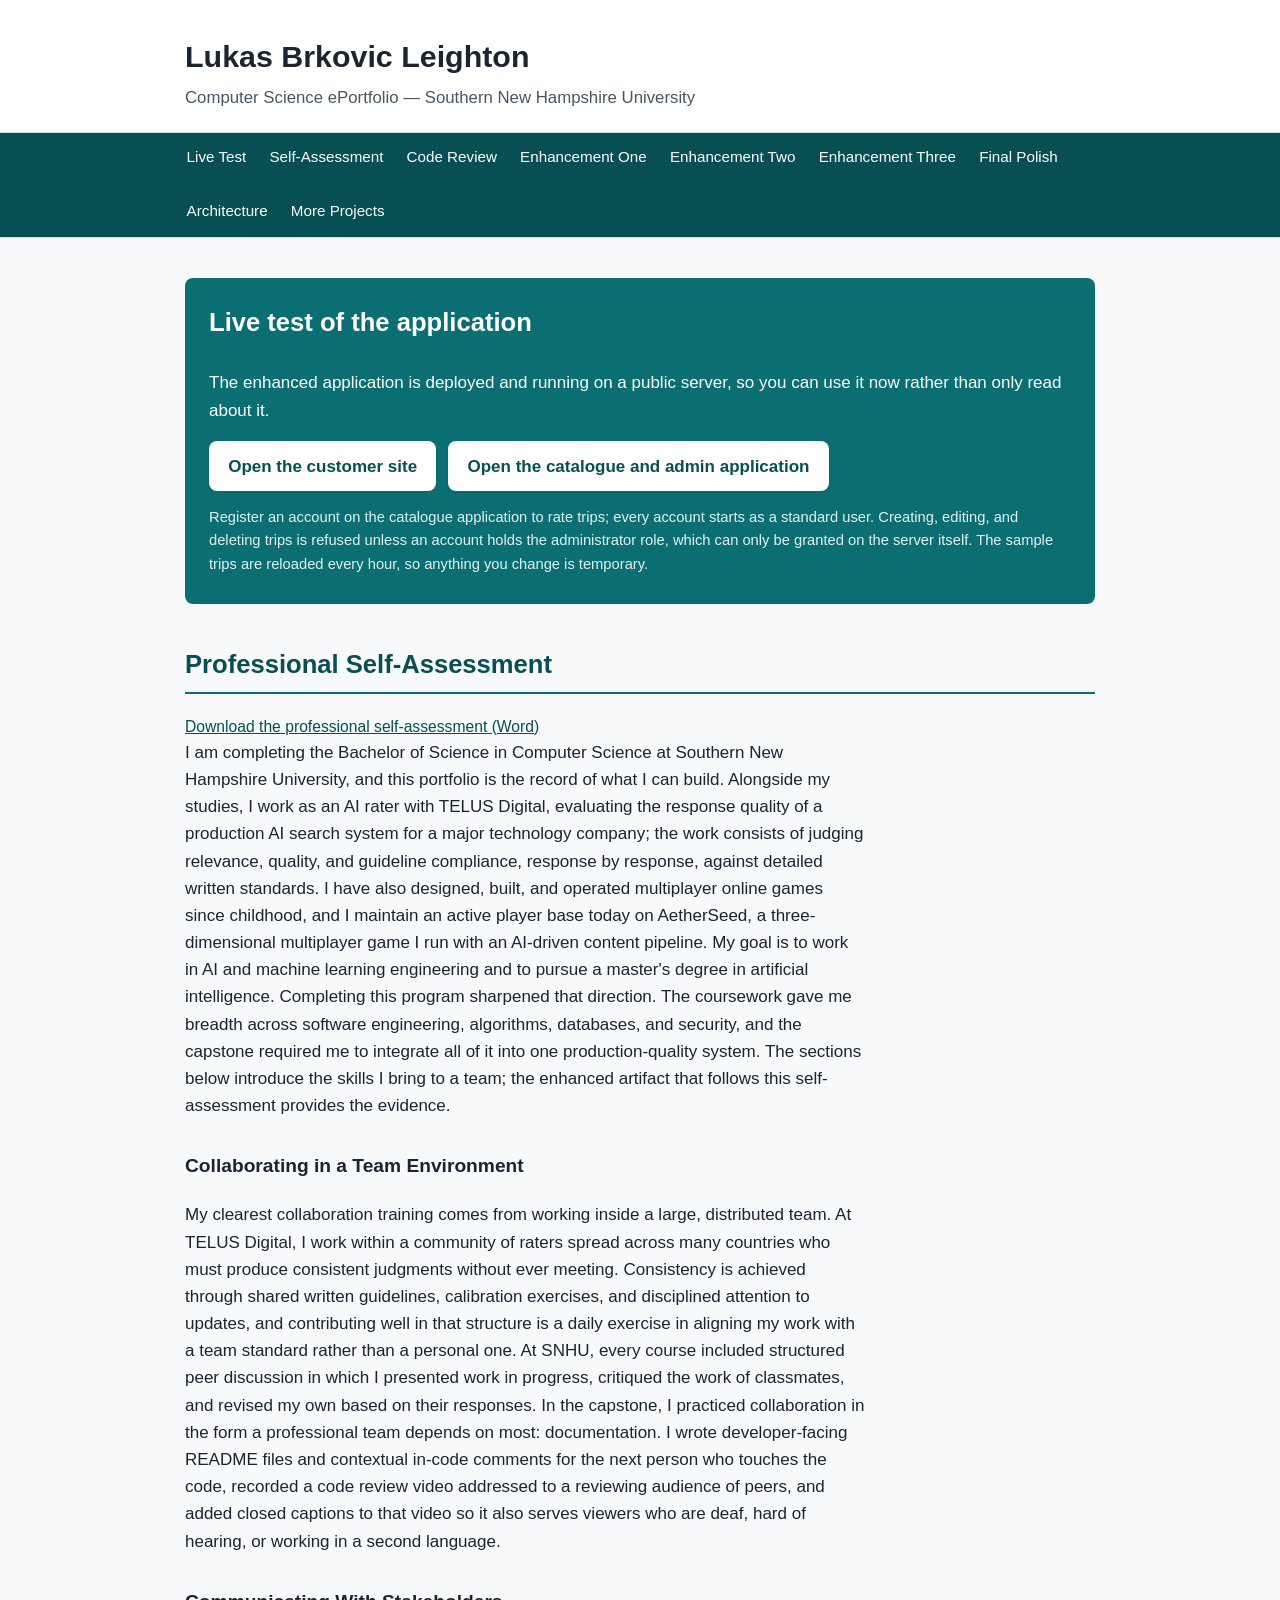
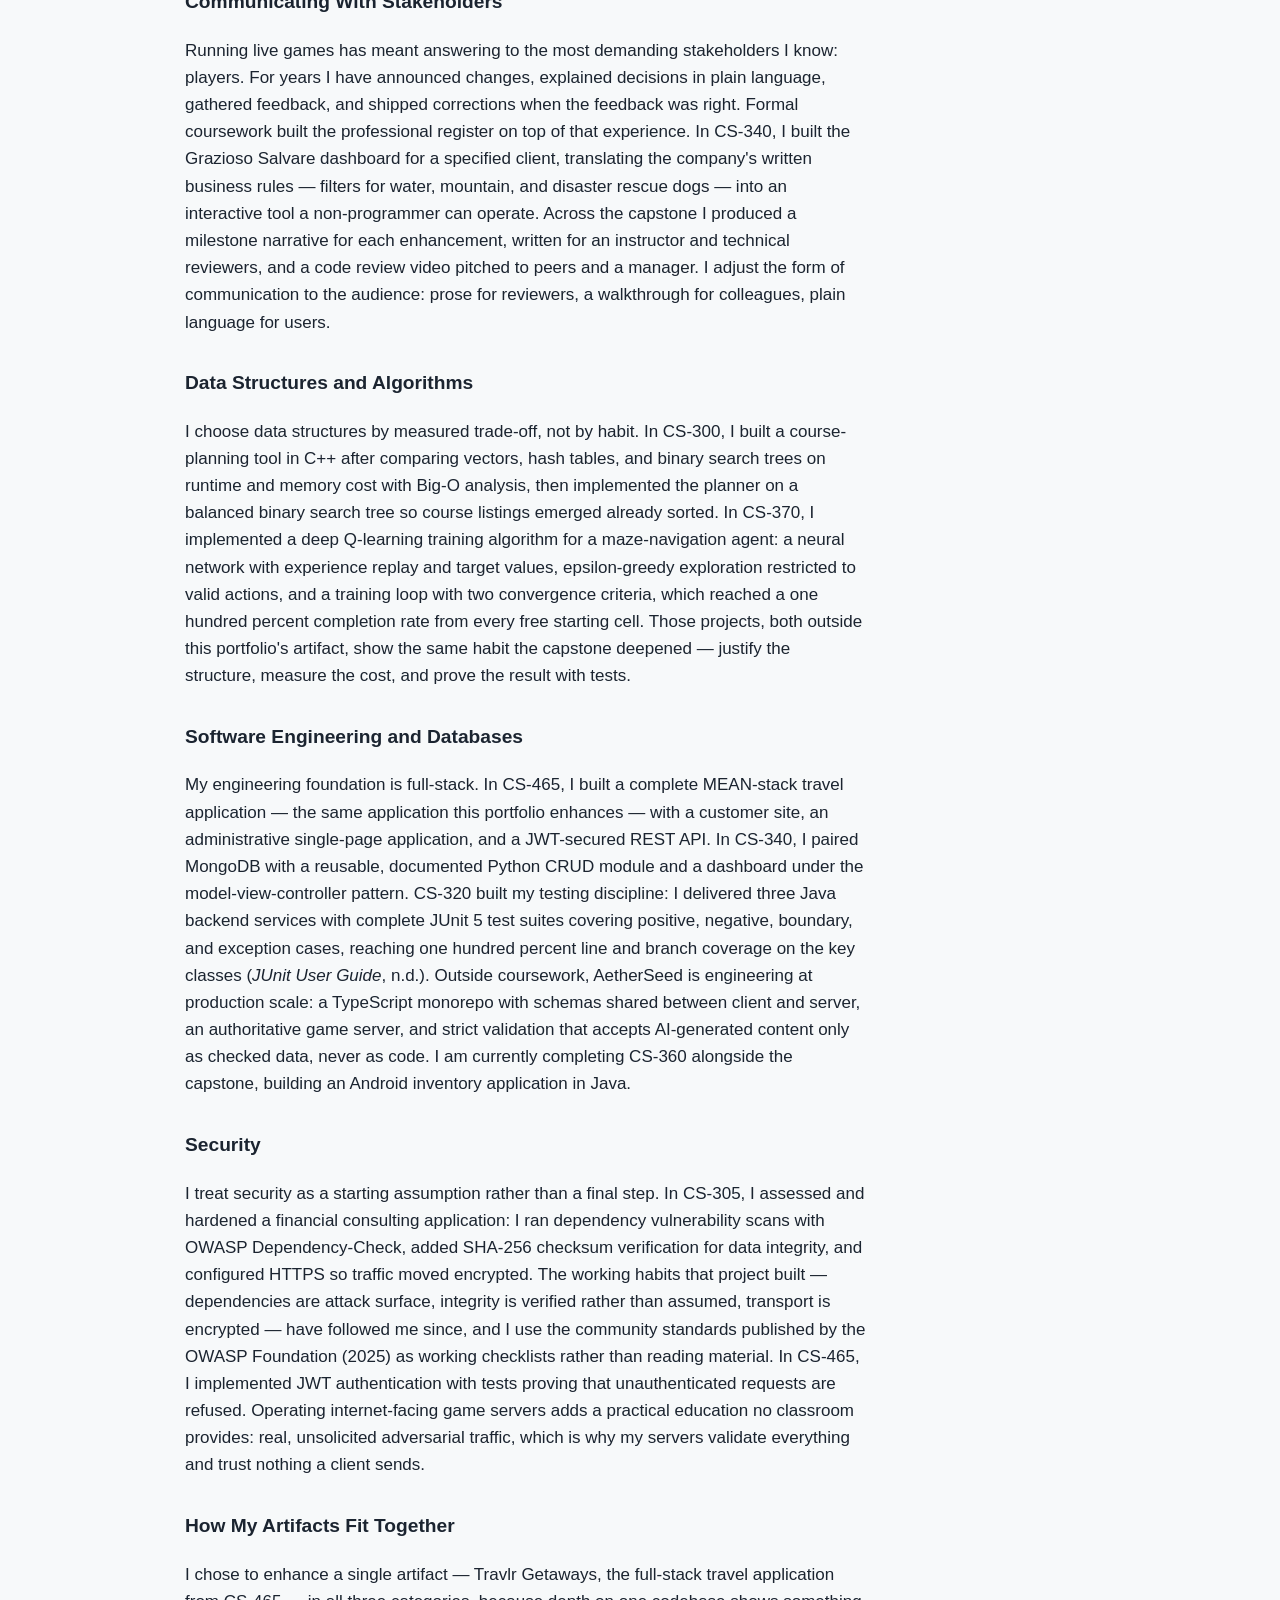
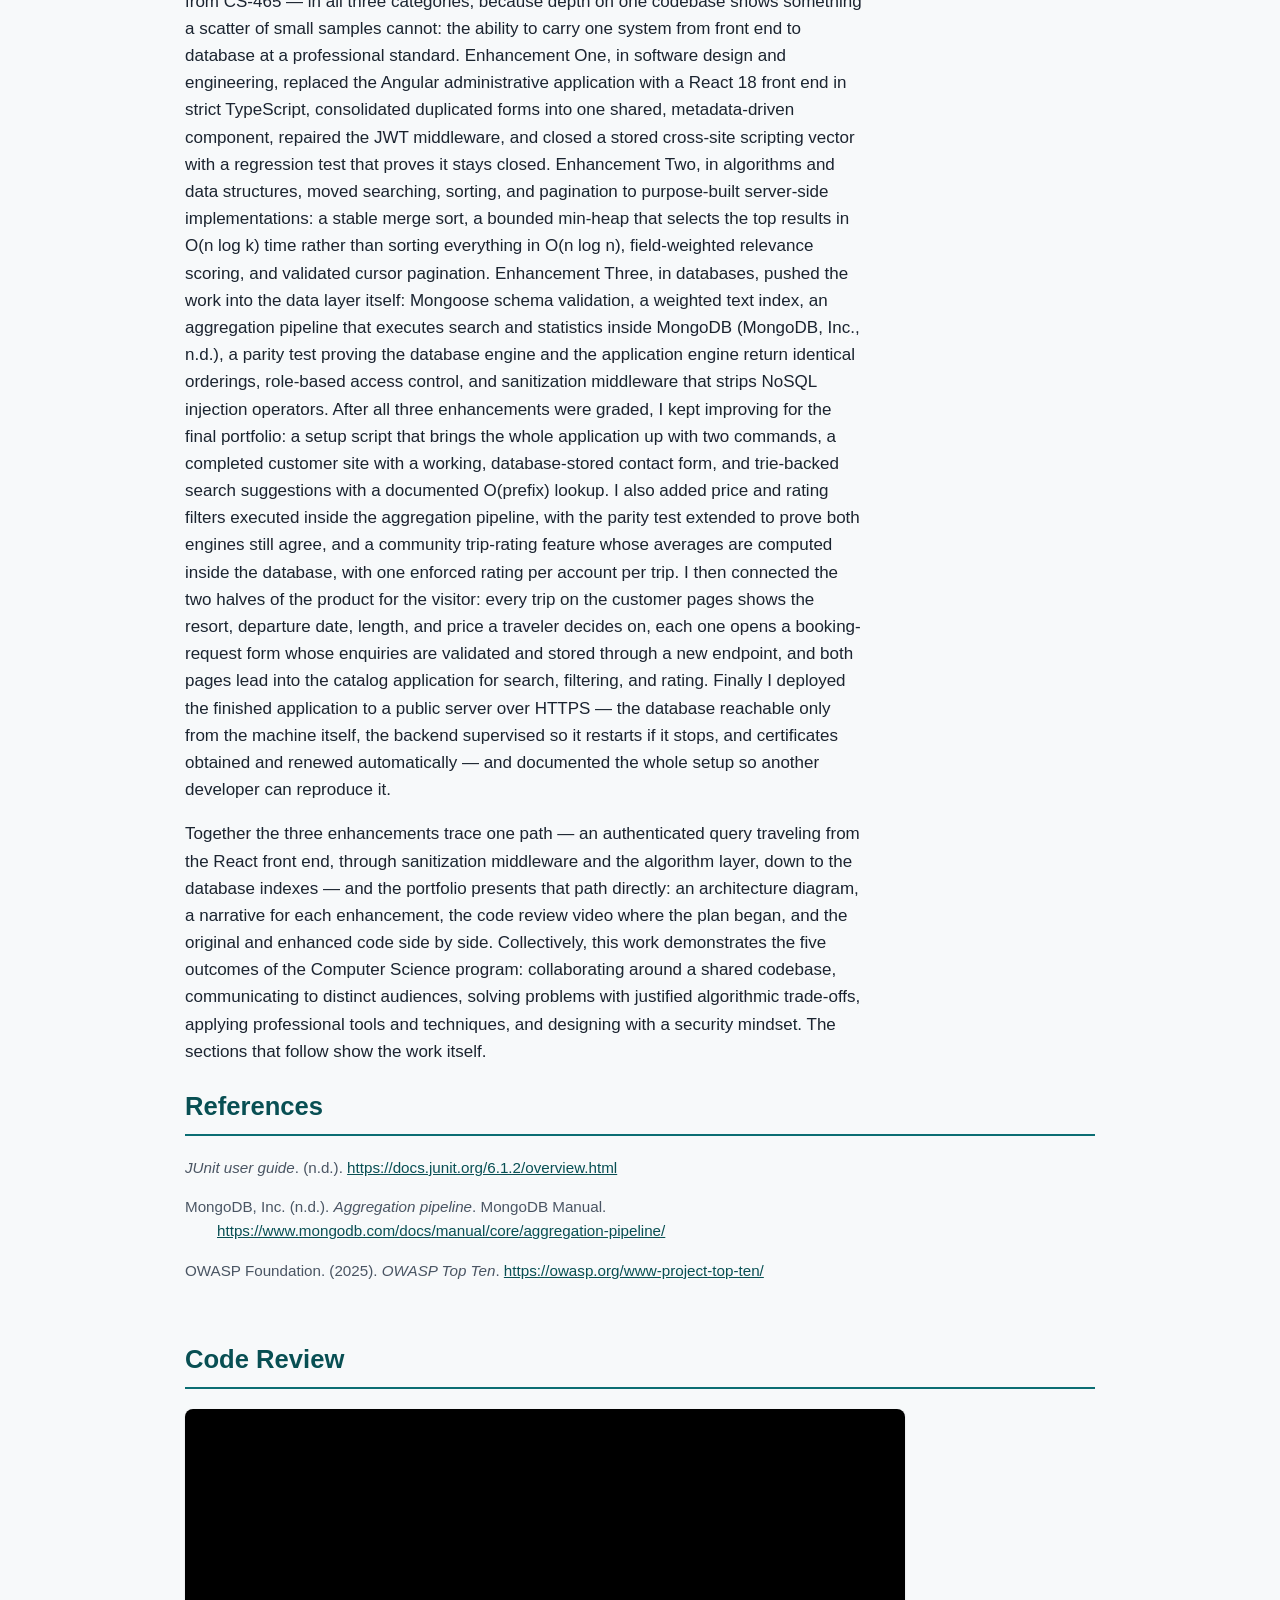
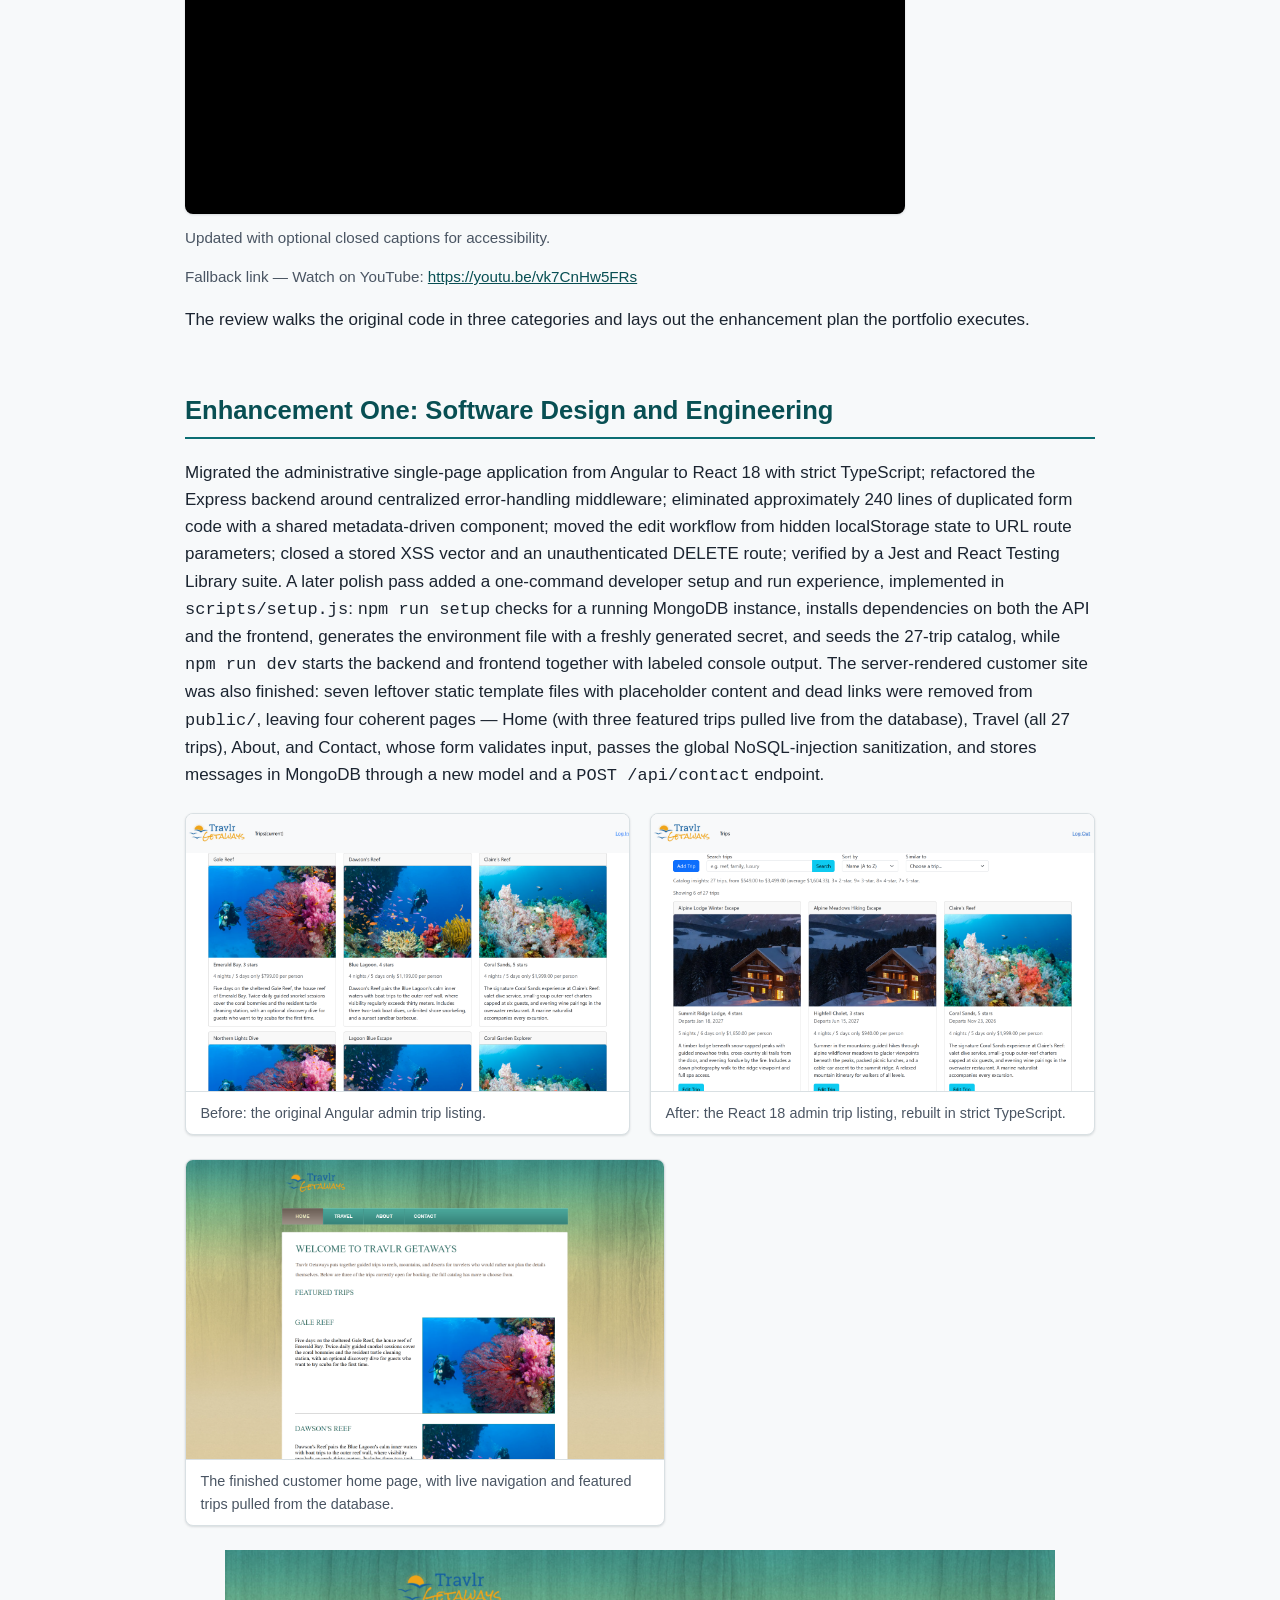
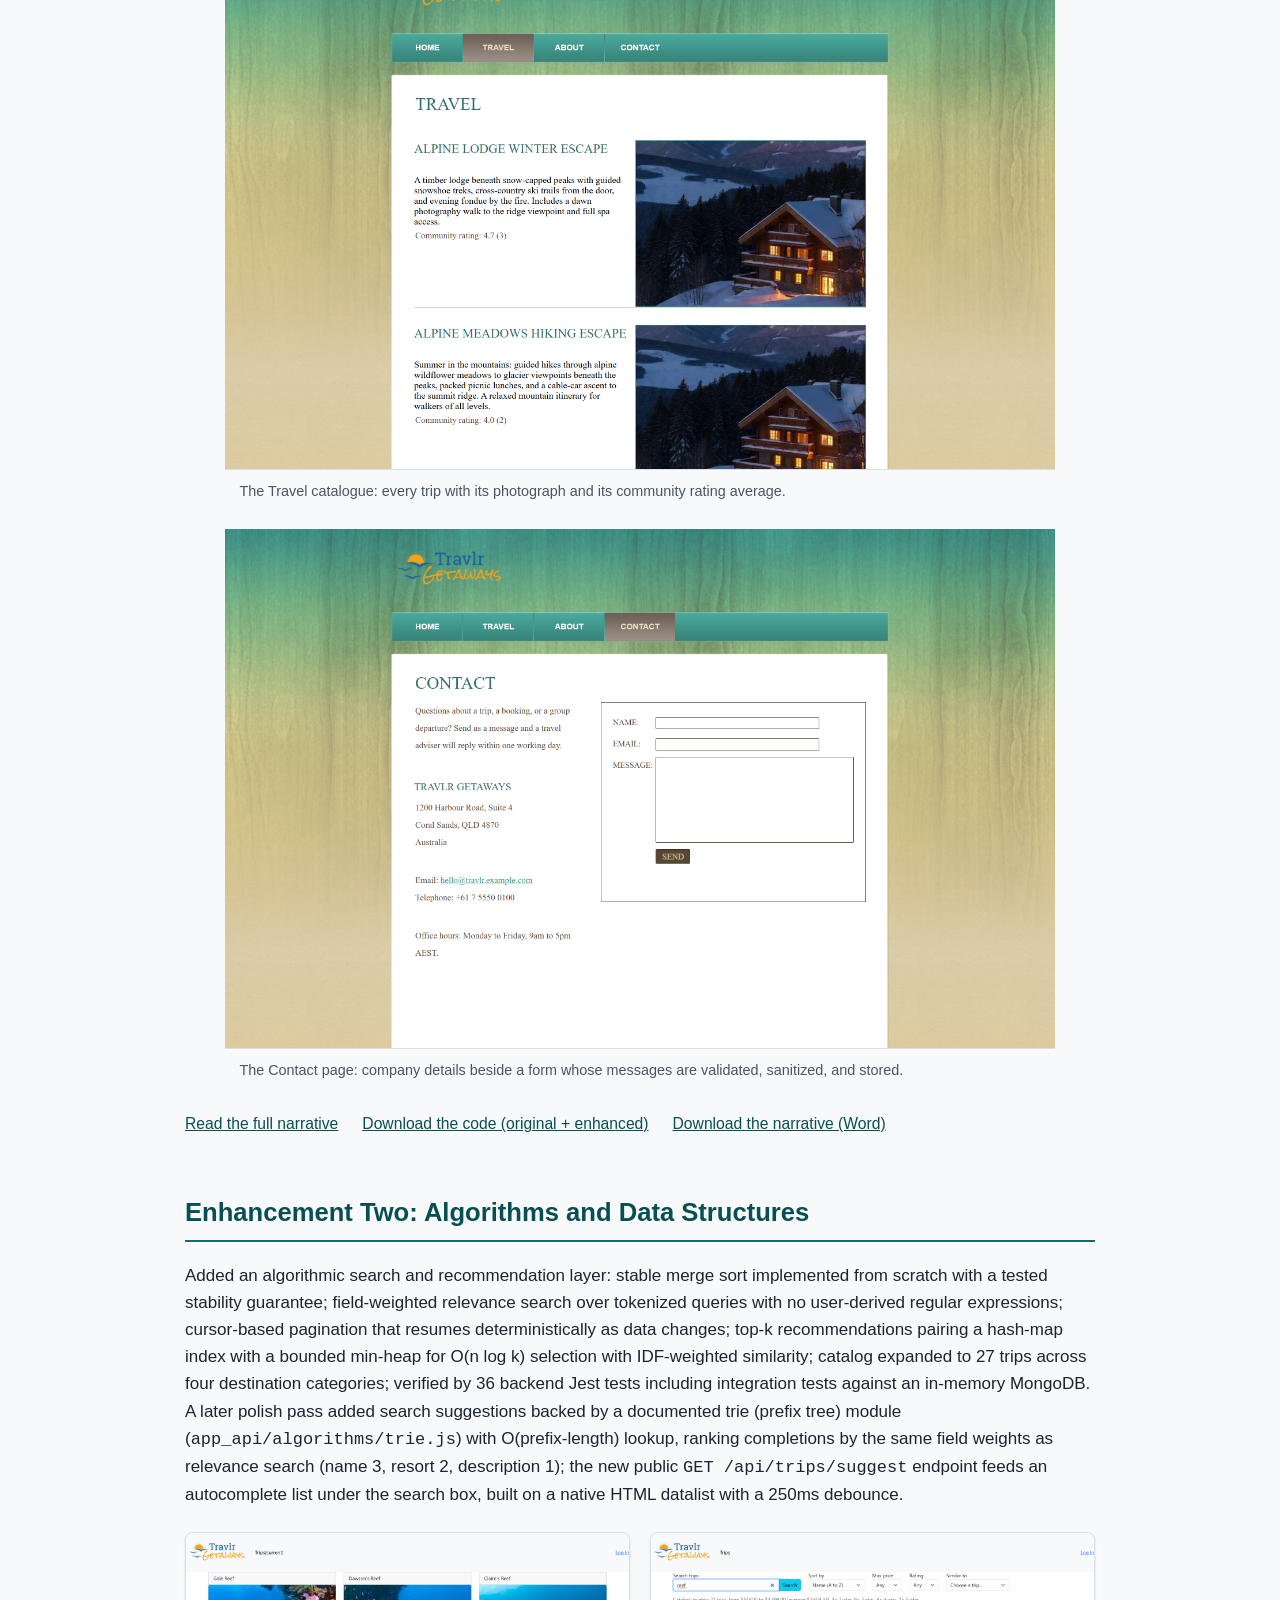
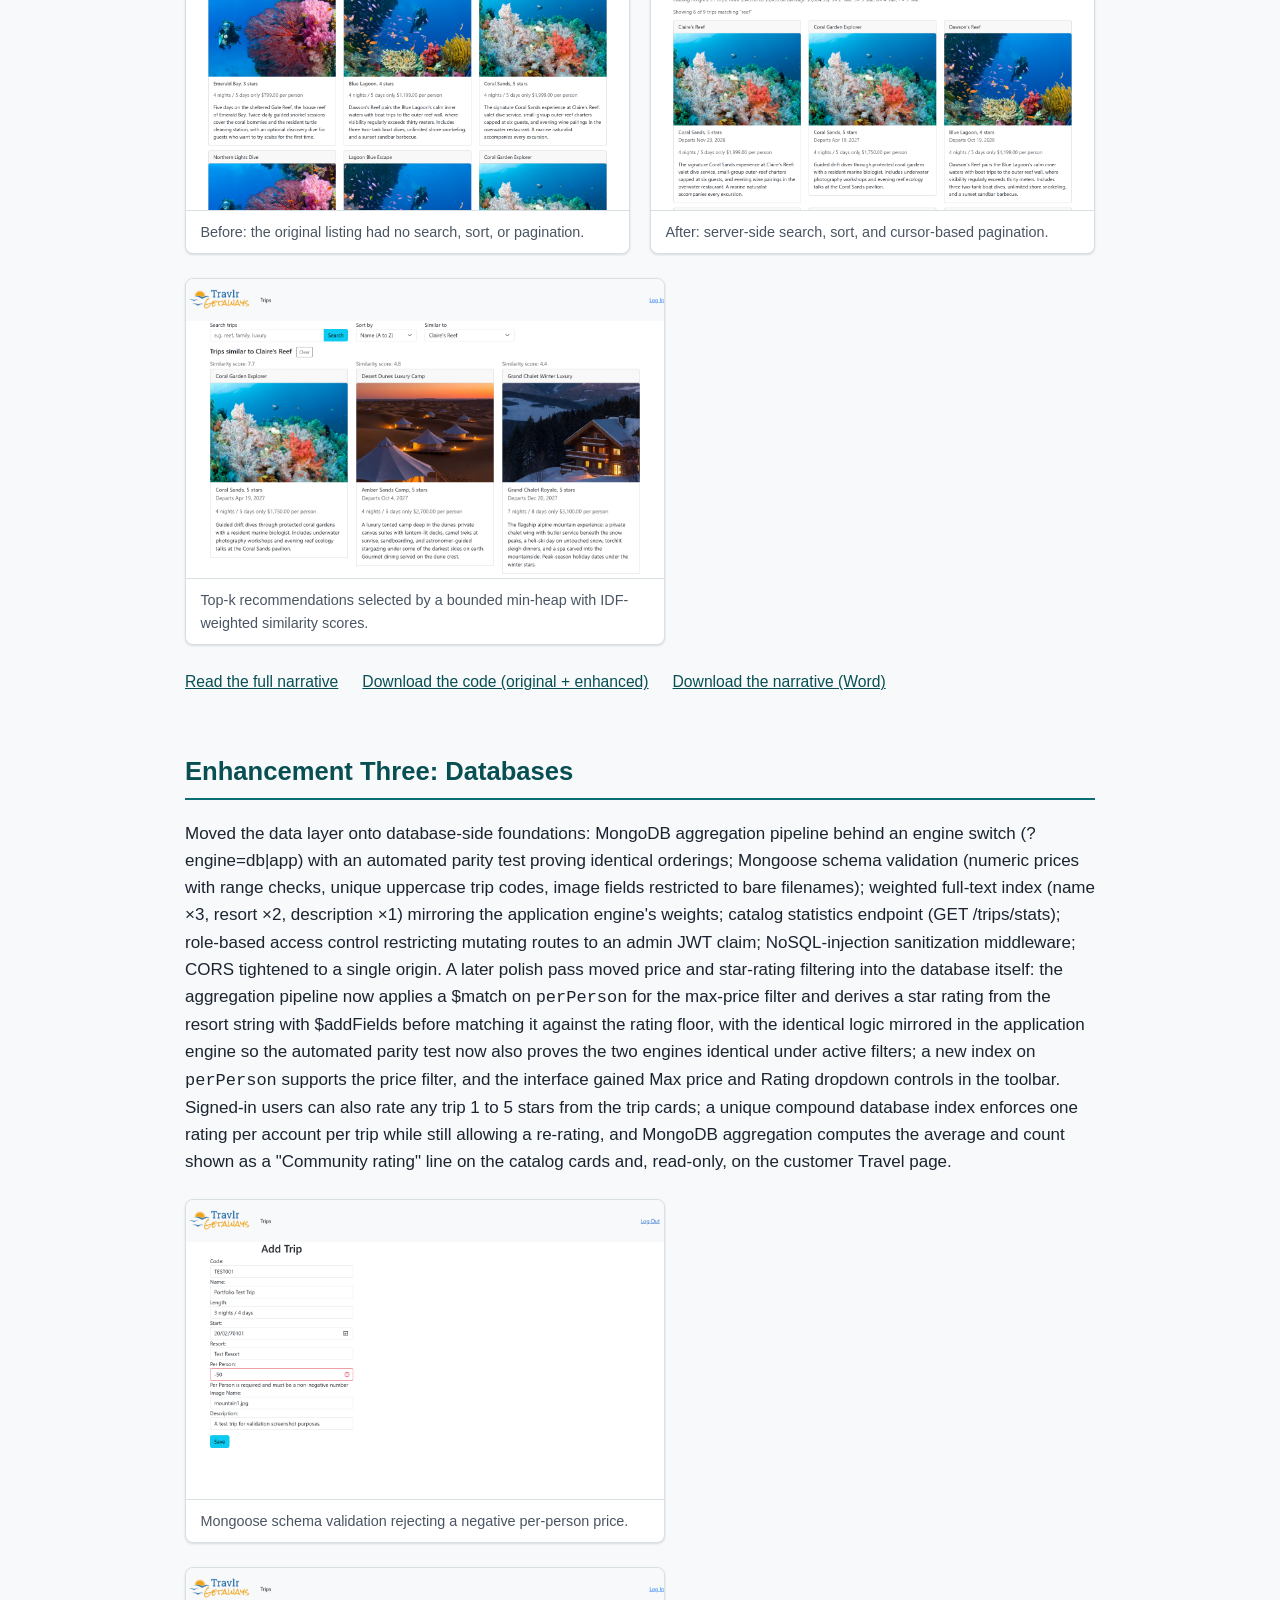
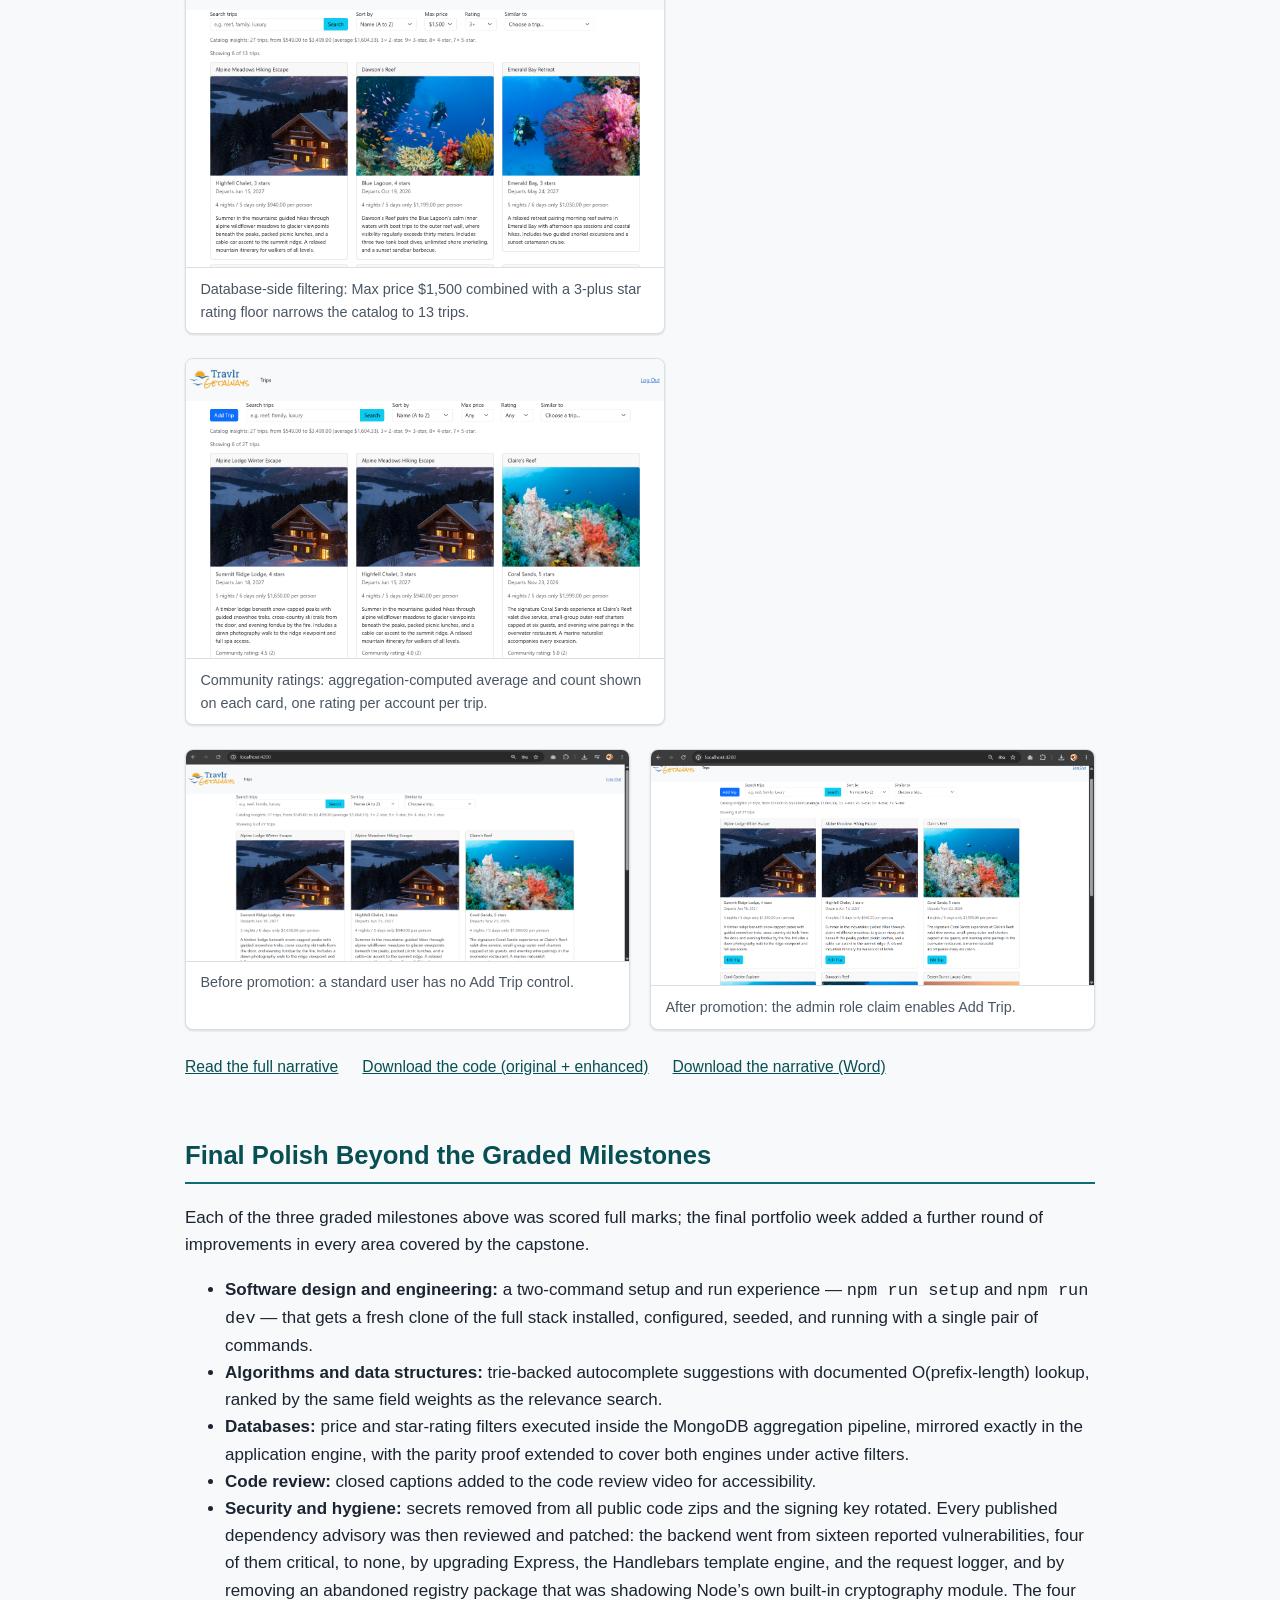
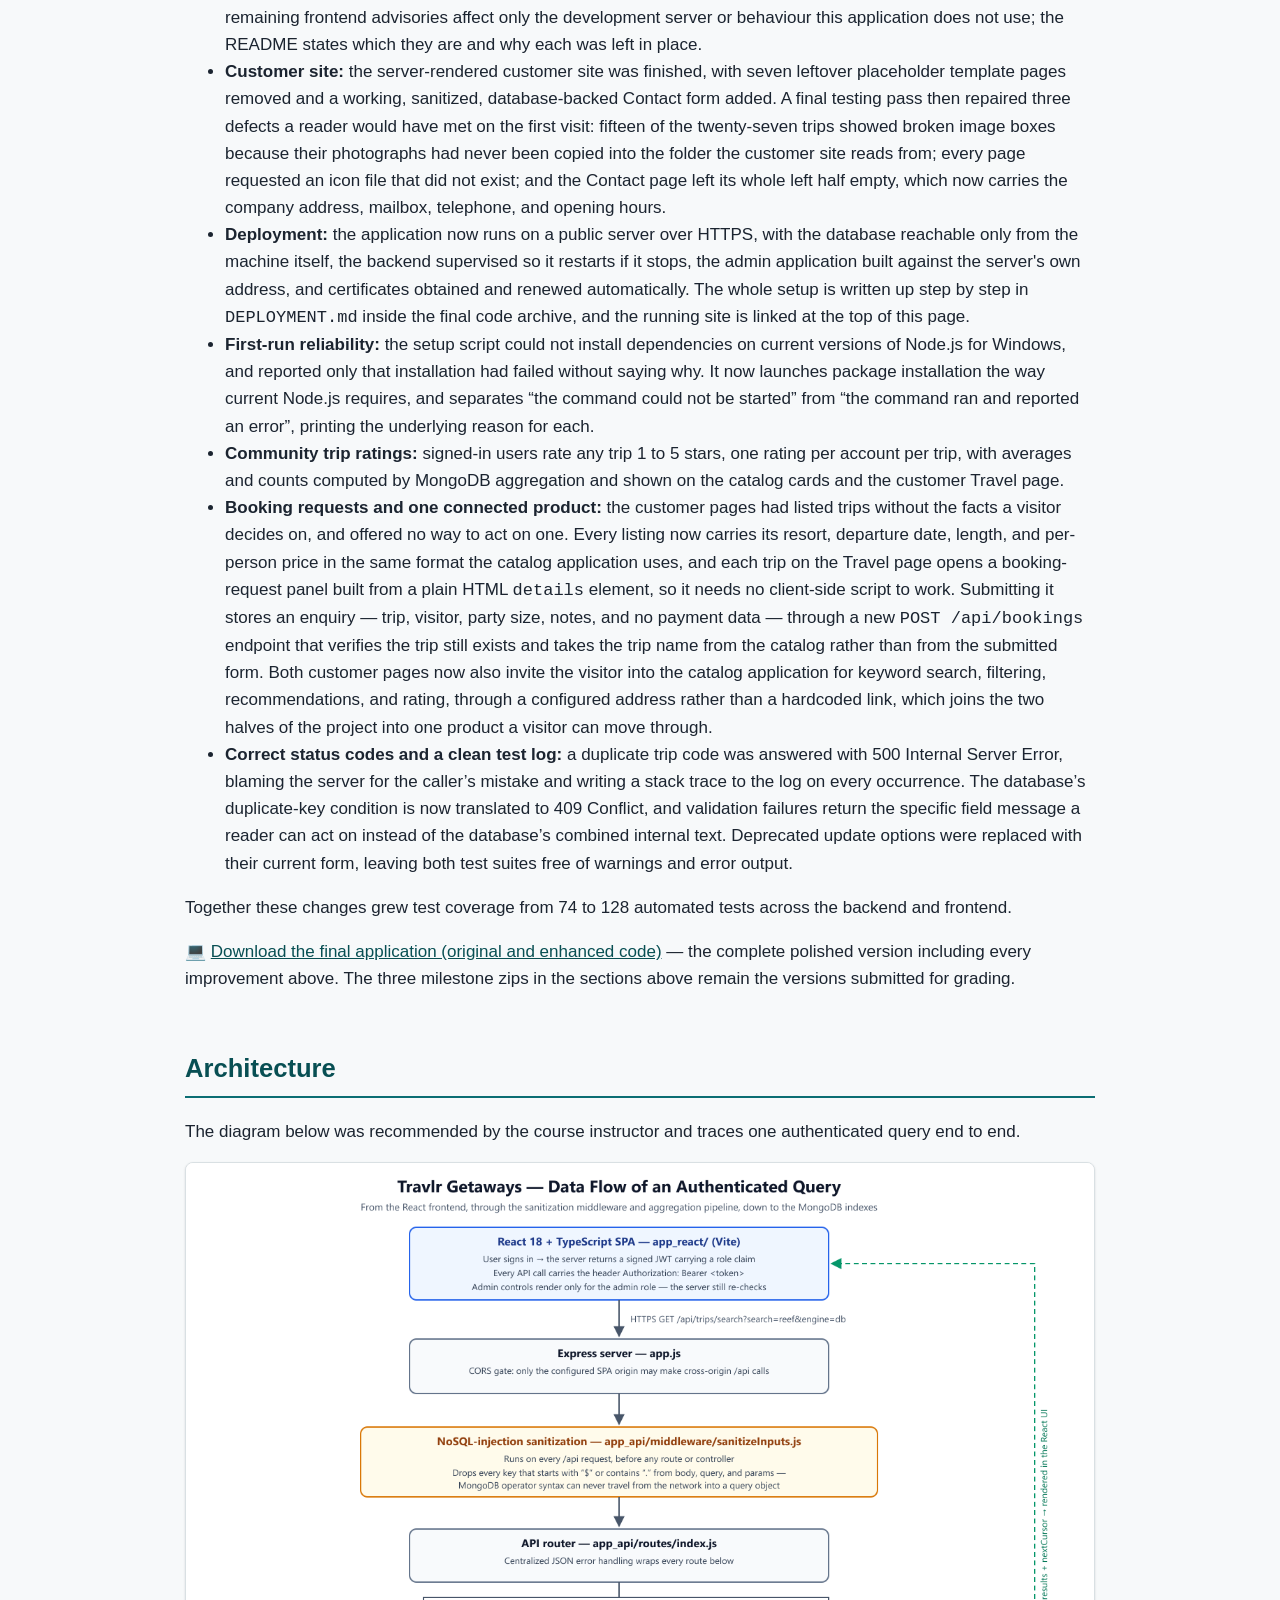
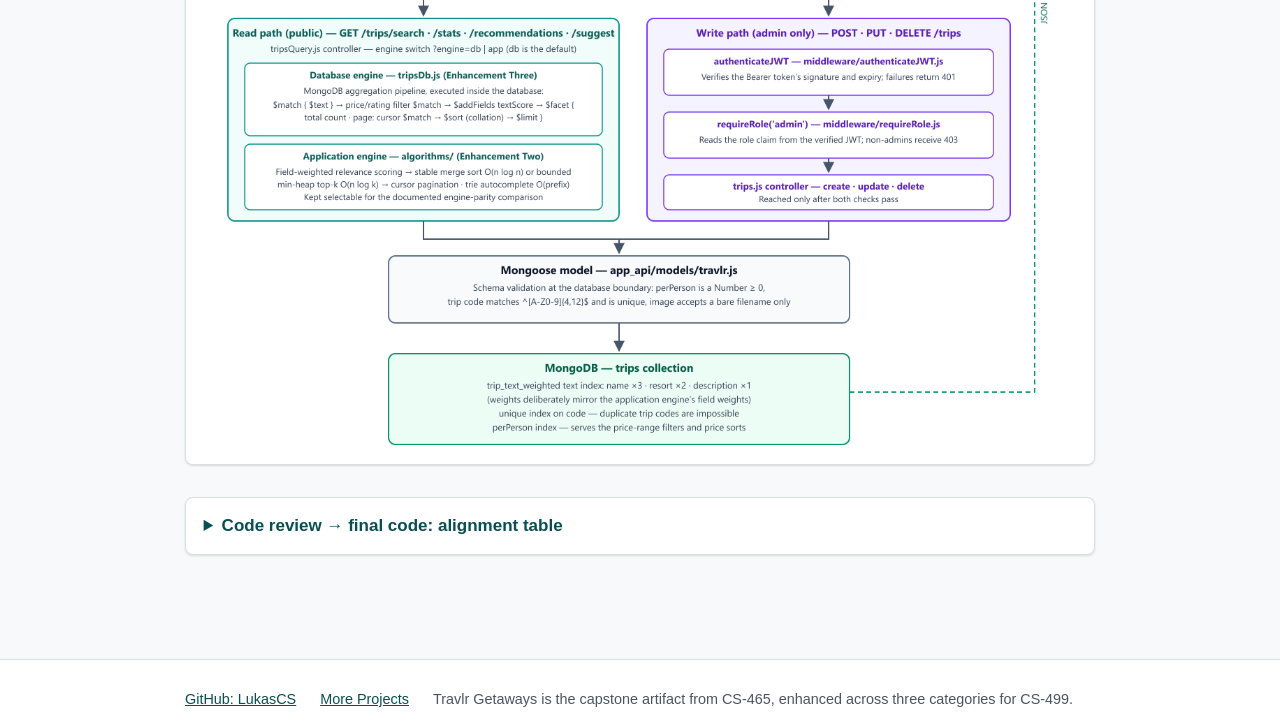
<file: index.html>
<!doctype html>
<html lang="en">
<head>
<meta charset="utf-8">
<meta name="viewport" content="width=device-width, initial-scale=1">
<title>Lukas Brkovic Leighton — Computer Science ePortfolio</title>
<meta name="description" content="Computer Science ePortfolio for Southern New Hampshire University: professional self-assessment, code review, and three enhancements to the Travlr Getaways full-stack application.">
<link rel="stylesheet" href="assets/style.css">
</head>
<body>
<header class="site-header">
  <div class="header-inner">
    <h1>Lukas Brkovic Leighton</h1>
    <p class="subtitle">Computer Science ePortfolio — Southern New Hampshire University</p>
  </div>
</header>
<nav class="site-nav" aria-label="Section navigation">
  <ul>
    <li><a href="#live-demo">Live Test</a></li>
    <li><a href="#self-assessment">Self-Assessment</a></li>
    <li><a href="#code-review">Code Review</a></li>
    <li><a href="#enhancement-one">Enhancement One</a></li>
    <li><a href="#enhancement-two">Enhancement Two</a></li>
    <li><a href="#enhancement-three">Enhancement Three</a></li>
    <li><a href="#final-polish">Final Polish</a></li>
    <li><a href="#architecture">Architecture</a></li>
    <li><a href="more.html">More Projects</a></li>
  </ul>
</nav>

<main>

<section id="live-demo" class="live-demo">
  <h2>Live test of the application</h2>
  <p>The enhanced application is deployed and running on a public server, so you can use it now rather than only read about it.</p>
  <p class="live-links">
    <a class="live-button" href="https://travlr-cs499.duckdns.org">Open the customer site</a>
    <a class="live-button" href="https://travlr-cs499-admin.duckdns.org">Open the catalogue and admin application</a>
  </p>
  <p class="live-note">Register an account on the catalogue application to rate trips; every account starts as a standard user. Creating, editing, and deleting trips is refused unless an account holds the administrator role, which can only be granted on the server itself. The sample trips are reloaded every hour, so anything you change is temporary.</p>
</section>

<section id="self-assessment" class="narrative-body">
<h2>Professional Self-Assessment</h2>
<ul class="enhancement-links">
  <li><a href="CS499_Professional_Self_Assessment.docx">Download the professional self-assessment (Word)</a></li>
</ul>
<p>I am completing the Bachelor of Science in Computer Science at Southern New Hampshire University, and this portfolio is the record of what I can build. Alongside my studies, I work as an AI rater with TELUS Digital, evaluating the response quality of a production AI search system for a major technology company; the work consists of judging relevance, quality, and guideline compliance, response by response, against detailed written standards. I have also designed, built, and operated multiplayer online games since childhood, and I maintain an active player base today on AetherSeed, a three-dimensional multiplayer game I run with an AI-driven content pipeline. My goal is to work in AI and machine learning engineering and to pursue a master's degree in artificial intelligence. Completing this program sharpened that direction. The coursework gave me breadth across software engineering, algorithms, databases, and security, and the capstone required me to integrate all of it into one production-quality system. The sections below introduce the skills I bring to a team; the enhanced artifact that follows this self-assessment provides the evidence.</p>
<h3>Collaborating in a Team Environment</h3>
<p>My clearest collaboration training comes from working inside a large, distributed team. At TELUS Digital, I work within a community of raters spread across many countries who must produce consistent judgments without ever meeting. Consistency is achieved through shared written guidelines, calibration exercises, and disciplined attention to updates, and contributing well in that structure is a daily exercise in aligning my work with a team standard rather than a personal one. At SNHU, every course included structured peer discussion in which I presented work in progress, critiqued the work of classmates, and revised my own based on their responses. In the capstone, I practiced collaboration in the form a professional team depends on most: documentation. I wrote developer-facing README files and contextual in-code comments for the next person who touches the code, recorded a code review video addressed to a reviewing audience of peers, and added closed captions to that video so it also serves viewers who are deaf, hard of hearing, or working in a second language.</p>
<h3>Communicating With Stakeholders</h3>
<p>Running live games has meant answering to the most demanding stakeholders I know: players. For years I have announced changes, explained decisions in plain language, gathered feedback, and shipped corrections when the feedback was right. Formal coursework built the professional register on top of that experience. In CS-340, I built the Grazioso Salvare dashboard for a specified client, translating the company's written business rules — filters for water, mountain, and disaster rescue dogs — into an interactive tool a non-programmer can operate. Across the capstone I produced a milestone narrative for each enhancement, written for an instructor and technical reviewers, and a code review video pitched to peers and a manager. I adjust the form of communication to the audience: prose for reviewers, a walkthrough for colleagues, plain language for users.</p>
<h3>Data Structures and Algorithms</h3>
<p>I choose data structures by measured trade-off, not by habit. In CS-300, I built a course-planning tool in C++ after comparing vectors, hash tables, and binary search trees on runtime and memory cost with Big-O analysis, then implemented the planner on a balanced binary search tree so course listings emerged already sorted. In CS-370, I implemented a deep Q-learning training algorithm for a maze-navigation agent: a neural network with experience replay and target values, epsilon-greedy exploration restricted to valid actions, and a training loop with two convergence criteria, which reached a one hundred percent completion rate from every free starting cell. Those projects, both outside this portfolio's artifact, show the same habit the capstone deepened — justify the structure, measure the cost, and prove the result with tests.</p>
<h3>Software Engineering and Databases</h3>
<p>My engineering foundation is full-stack. In CS-465, I built a complete MEAN-stack travel application — the same application this portfolio enhances — with a customer site, an administrative single-page application, and a JWT-secured REST API. In CS-340, I paired MongoDB with a reusable, documented Python CRUD module and a dashboard under the model-view-controller pattern. CS-320 built my testing discipline: I delivered three Java backend services with complete JUnit 5 test suites covering positive, negative, boundary, and exception cases, reaching one hundred percent line and branch coverage on the key classes (<em>JUnit User Guide</em>, n.d.). Outside coursework, AetherSeed is engineering at production scale: a TypeScript monorepo with schemas shared between client and server, an authoritative game server, and strict validation that accepts AI-generated content only as checked data, never as code. I am currently completing CS-360 alongside the capstone, building an Android inventory application in Java.</p>
<h3>Security</h3>
<p>I treat security as a starting assumption rather than a final step. In CS-305, I assessed and hardened a financial consulting application: I ran dependency vulnerability scans with OWASP Dependency-Check, added SHA-256 checksum verification for data integrity, and configured HTTPS so traffic moved encrypted. The working habits that project built — dependencies are attack surface, integrity is verified rather than assumed, transport is encrypted — have followed me since, and I use the community standards published by the OWASP Foundation (2025) as working checklists rather than reading material. In CS-465, I implemented JWT authentication with tests proving that unauthenticated requests are refused. Operating internet-facing game servers adds a practical education no classroom provides: real, unsolicited adversarial traffic, which is why my servers validate everything and trust nothing a client sends.</p>
<h3>How My Artifacts Fit Together</h3>
<p>I chose to enhance a single artifact — Travlr Getaways, the full-stack travel application from CS-465 — in all three categories, because depth on one codebase shows something a scatter of small samples cannot: the ability to carry one system from front end to database at a professional standard. Enhancement One, in software design and engineering, replaced the Angular administrative application with a React 18 front end in strict TypeScript, consolidated duplicated forms into one shared, metadata-driven component, repaired the JWT middleware, and closed a stored cross-site scripting vector with a regression test that proves it stays closed. Enhancement Two, in algorithms and data structures, moved searching, sorting, and pagination to purpose-built server-side implementations: a stable merge sort, a bounded min-heap that selects the top results in O(n log k) time rather than sorting everything in O(n log n), field-weighted relevance scoring, and validated cursor pagination. Enhancement Three, in databases, pushed the work into the data layer itself: Mongoose schema validation, a weighted text index, an aggregation pipeline that executes search and statistics inside MongoDB (MongoDB, Inc., n.d.), a parity test proving the database engine and the application engine return identical orderings, role-based access control, and sanitization middleware that strips NoSQL injection operators. After all three enhancements were graded, I kept improving for the final portfolio: a setup script that brings the whole application up with two commands, a completed customer site with a working, database-stored contact form, and trie-backed search suggestions with a documented O(prefix) lookup. I also added price and rating filters executed inside the aggregation pipeline, with the parity test extended to prove both engines still agree, and a community trip-rating feature whose averages are computed inside the database, with one enforced rating per account per trip. I then connected the two halves of the product for the visitor: every trip on the customer pages shows the resort, departure date, length, and price a traveler decides on, each one opens a booking-request form whose enquiries are validated and stored through a new endpoint, and both pages lead into the catalog application for search, filtering, and rating. Finally I deployed the finished application to a public server over HTTPS — the database reachable only from the machine itself, the backend supervised so it restarts if it stops, and certificates obtained and renewed automatically — and documented the whole setup so another developer can reproduce it.</p>
<p>Together the three enhancements trace one path — an authenticated query traveling from the React front end, through sanitization middleware and the algorithm layer, down to the database indexes — and the portfolio presents that path directly: an architecture diagram, a narrative for each enhancement, the code review video where the plan began, and the original and enhanced code side by side. Collectively, this work demonstrates the five outcomes of the Computer Science program: collaborating around a shared codebase, communicating to distinct audiences, solving problems with justified algorithmic trade-offs, applying professional tools and techniques, and designing with a security mindset. The sections that follow show the work itself.</p>
<h2>References</h2>
<div class="references">
<p><em>JUnit user guide</em>. (n.d.). <a href="https://docs.junit.org/6.1.2/overview.html">https://docs.junit.org/6.1.2/overview.html</a></p>
<p>MongoDB, Inc. (n.d.). <em>Aggregation pipeline</em>. MongoDB Manual. <a href="https://www.mongodb.com/docs/manual/core/aggregation-pipeline/">https://www.mongodb.com/docs/manual/core/aggregation-pipeline/</a></p>
<p>OWASP Foundation. (2025). <em>OWASP Top Ten</em>. <a href="https://owasp.org/www-project-top-ten/">https://owasp.org/www-project-top-ten/</a></p>
</div>
</section>

<section id="code-review">
<h2>Code Review</h2>
<div class="video-wrap">
<iframe src="https://www.youtube-nocookie.com/embed/vk7CnHw5FRs" title="CS-499 Code Review: Travlr Getaways" allowfullscreen loading="lazy"></iframe>
</div>
<p class="video-meta">Updated with optional closed captions for accessibility.</p>
<p class="video-meta">Fallback link — Watch on YouTube: <a href="https://youtu.be/vk7CnHw5FRs">https://youtu.be/vk7CnHw5FRs</a></p>
<p>The review walks the original code in three categories and lays out the enhancement plan the portfolio executes.</p>
</section>

<section id="enhancement-one">
<h2>Enhancement One: Software Design and Engineering</h2>
<p>Migrated the administrative single-page application from Angular to React 18 with strict TypeScript; refactored the Express backend around centralized error-handling middleware; eliminated approximately 240 lines of duplicated form code with a shared metadata-driven component; moved the edit workflow from hidden localStorage state to URL route parameters; closed a stored XSS vector and an unauthenticated DELETE route; verified by a Jest and React Testing Library suite. A later polish pass added a one-command developer setup and run experience, implemented in <code>scripts/setup.js</code>: <code>npm run setup</code> checks for a running MongoDB instance, installs dependencies on both the API and the frontend, generates the environment file with a freshly generated secret, and seeds the 27-trip catalog, while <code>npm run dev</code> starts the backend and frontend together with labeled console output. The server-rendered customer site was also finished: seven leftover static template files with placeholder content and dead links were removed from <code>public/</code>, leaving four coherent pages &mdash; Home (with three featured trips pulled live from the database), Travel (all 27 trips), About, and Contact, whose form validates input, passes the global NoSQL-injection sanitization, and stores messages in MongoDB through a new model and a <code>POST /api/contact</code> endpoint.</p>

<div class="figure-pair">
  <figure>
    <img src="assets/img/screenshots/before/before-admin-listing.png" alt="Before: the original Angular admin trip listing page.">
    <figcaption>Before: the original Angular admin trip listing.</figcaption>
  </figure>
  <figure>
    <img src="assets/img/screenshots/after/after-admin-listing.png" alt="After: the React 18 admin trip listing page with the same Trips view rebuilt in strict TypeScript.">
    <figcaption>After: the React 18 admin trip listing, rebuilt in strict TypeScript.</figcaption>
  </figure>
</div>

<figure class="single">
  <img src="assets/img/screenshots/after/customer-home.png" alt="The finished server-rendered customer home page, showing real Home, Travel, About, and Contact navigation and three featured trips pulled live from the database.">
  <figcaption>The finished customer home page, with live navigation and featured trips pulled from the database.</figcaption>
</figure>

<div class="shot-pair">
  <figure>
    <img src="assets/img/screenshots/after/customer-travel.png" alt="The customer Travel page listing the full catalogue, each trip with its photograph, description, and a community rating line showing the average and the number of ratings.">
    <figcaption>The Travel catalogue: every trip with its photograph and its community rating average.</figcaption>
  </figure>
  <figure>
    <img src="assets/img/screenshots/after/customer-contact.png" alt="The customer Contact page, with the company address, mailbox, telephone, and opening hours beside a name, email, and message form.">
    <figcaption>The Contact page: company details beside a form whose messages are validated, sanitized, and stored.</figcaption>
  </figure>
</div>

<ul class="enhancement-links">
  <li><a href="narratives/enhancement-one.html">Read the full narrative</a></li>
  <li><a href="CS499_Milestone_Two_Enhancement_One.zip">Download the code (original + enhanced)</a></li>
  <li><a href="CS499_Milestone_Two_Narrative.docx">Download the narrative (Word)</a></li>
</ul>
</section>

<section id="enhancement-two">
<h2>Enhancement Two: Algorithms and Data Structures</h2>
<p>Added an algorithmic search and recommendation layer: stable merge sort implemented from scratch with a tested stability guarantee; field-weighted relevance search over tokenized queries with no user-derived regular expressions; cursor-based pagination that resumes deterministically as data changes; top-k recommendations pairing a hash-map index with a bounded min-heap for O(n log k) selection with IDF-weighted similarity; catalog expanded to 27 trips across four destination categories; verified by 36 backend Jest tests including integration tests against an in-memory MongoDB. A later polish pass added search suggestions backed by a documented trie (prefix tree) module (<code>app_api/algorithms/trie.js</code>) with O(prefix-length) lookup, ranking completions by the same field weights as relevance search (name 3, resort 2, description 1); the new public <code>GET /api/trips/suggest</code> endpoint feeds an autocomplete list under the search box, built on a native HTML datalist with a 250ms debounce.</p>

<div class="figure-pair">
  <figure>
    <img src="assets/img/screenshots/before/before-admin-listing.png" alt="Before: the original trip listing with no search, sort, or pagination controls.">
    <figcaption>Before: the original listing had no search, sort, or pagination.</figcaption>
  </figure>
  <figure>
    <img src="assets/img/screenshots/after/after-search.png" alt="After: the trip listing with a search box, sort selector, and cursor-based pagination.">
    <figcaption>After: server-side search, sort, and cursor-based pagination.</figcaption>
  </figure>
</div>

<figure class="single">
  <img src="assets/img/screenshots/after/after-recommendations.png" alt="Top-k recommendation panel showing trips similar to a chosen seed trip, ranked by similarity score.">
  <figcaption>Top-k recommendations selected by a bounded min-heap with IDF-weighted similarity scores.</figcaption>
</figure>

<ul class="enhancement-links">
  <li><a href="narratives/enhancement-two.html">Read the full narrative</a></li>
  <li><a href="CS499_Milestone_Three_Enhancement_Two.zip">Download the code (original + enhanced)</a></li>
  <li><a href="CS499_Milestone_Three_Narrative.docx">Download the narrative (Word)</a></li>
</ul>
</section>

<section id="enhancement-three">
<h2>Enhancement Three: Databases</h2>
<p>Moved the data layer onto database-side foundations: MongoDB aggregation pipeline behind an engine switch (?engine=db|app) with an automated parity test proving identical orderings; Mongoose schema validation (numeric prices with range checks, unique uppercase trip codes, image fields restricted to bare filenames); weighted full-text index (name &times;3, resort &times;2, description &times;1) mirroring the application engine's weights; catalog statistics endpoint (GET /trips/stats); role-based access control restricting mutating routes to an admin JWT claim; NoSQL-injection sanitization middleware; CORS tightened to a single origin. A later polish pass moved price and star-rating filtering into the database itself: the aggregation pipeline now applies a $match on <code>perPerson</code> for the max-price filter and derives a star rating from the resort string with $addFields before matching it against the rating floor, with the identical logic mirrored in the application engine so the automated parity test now also proves the two engines identical under active filters; a new index on <code>perPerson</code> supports the price filter, and the interface gained Max price and Rating dropdown controls in the toolbar. Signed-in users can also rate any trip 1 to 5 stars from the trip cards; a unique compound database index enforces one rating per account per trip while still allowing a re-rating, and MongoDB aggregation computes the average and count shown as a "Community rating" line on the catalog cards and, read-only, on the customer Travel page.</p>

<figure class="single">
  <img src="assets/img/screenshots/after/after-validation.png" alt="Schema-mirrored form validation rejecting a negative per-person price before the request reaches the API.">
  <figcaption>Mongoose schema validation rejecting a negative per-person price.</figcaption>
</figure>

<figure class="single">
  <img src="assets/img/screenshots/after/after-filters.png" alt="The trip listing with the Max price filter set to $1,500 and the Rating filter set to 3-plus stars, narrowing the catalog to 6 of 13 matching trips.">
  <figcaption>Database-side filtering: Max price $1,500 combined with a 3-plus star rating floor narrows the catalog to 13 trips.</figcaption>
</figure>

<figure class="single">
  <img src="assets/img/screenshots/after/after-ratings.png" alt="The trip catalog for a logged-in user, showing Community rating lines with an average and count on each trip card alongside the search and filter toolbar.">
  <figcaption>Community ratings: aggregation-computed average and count shown on each card, one rating per account per trip.</figcaption>
</figure>

<div class="figure-pair">
  <figure>
    <img src="assets/img/narrative-media/enh3-02.png" alt="The trip listing for a standard authenticated user, with no Add Trip button rendered because role-based access control withholds administrative controls.">
    <figcaption>Before promotion: a standard user has no Add Trip control.</figcaption>
  </figure>
  <figure>
    <img src="assets/img/narrative-media/enh3-03.png" alt="The same trip listing after the account was promoted to the admin role, now showing an Add Trip button enabled by the role claim in the new token.">
    <figcaption>After promotion: the admin role claim enables Add Trip.</figcaption>
  </figure>
</div>

<ul class="enhancement-links">
  <li><a href="narratives/enhancement-three.html">Read the full narrative</a></li>
  <li><a href="CS499_Milestone_Four_Enhancement_Three.zip">Download the code (original + enhanced)</a></li>
  <li><a href="CS499_Milestone_Four_Narrative.docx">Download the narrative (Word)</a></li>
</ul>
</section>

<section id="final-polish">
<h2>Final Polish Beyond the Graded Milestones</h2>
<p>Each of the three graded milestones above was scored full marks; the final portfolio week added a further round of improvements in every area covered by the capstone.</p>
<ul>
  <li><strong>Software design and engineering:</strong> a two-command setup and run experience &mdash; <code>npm run setup</code> and <code>npm run dev</code> &mdash; that gets a fresh clone of the full stack installed, configured, seeded, and running with a single pair of commands.</li>
  <li><strong>Algorithms and data structures:</strong> trie-backed autocomplete suggestions with documented O(prefix-length) lookup, ranked by the same field weights as the relevance search.</li>
  <li><strong>Databases:</strong> price and star-rating filters executed inside the MongoDB aggregation pipeline, mirrored exactly in the application engine, with the parity proof extended to cover both engines under active filters.</li>
  <li><strong>Code review:</strong> closed captions added to the code review video for accessibility.</li>
  <li><strong>Security and hygiene:</strong> secrets removed from all public code zips and the signing key rotated. Every published dependency advisory was then reviewed and patched: the backend went from sixteen reported vulnerabilities, four of them critical, to none, by upgrading Express, the Handlebars template engine, and the request logger, and by removing an abandoned registry package that was shadowing Node&rsquo;s own built-in cryptography module. The four remaining frontend advisories affect only the development server or behaviour this application does not use; the README states which they are and why each was left in place.</li>
  <li><strong>Customer site:</strong> the server-rendered customer site was finished, with seven leftover placeholder template pages removed and a working, sanitized, database-backed Contact form added. A final testing pass then repaired three defects a reader would have met on the first visit: fifteen of the twenty-seven trips showed broken image boxes because their photographs had never been copied into the folder the customer site reads from; every page requested an icon file that did not exist; and the Contact page left its whole left half empty, which now carries the company address, mailbox, telephone, and opening hours.</li>
  <li><strong>Deployment:</strong> the application now runs on a public server over HTTPS, with the database reachable only from the machine itself, the backend supervised so it restarts if it stops, the admin application built against the server's own address, and certificates obtained and renewed automatically. The whole setup is written up step by step in <code>DEPLOYMENT.md</code> inside the final code archive, and the running site is linked at the top of this page.</li>
  <li><strong>First-run reliability:</strong> the setup script could not install dependencies on current versions of Node.js for Windows, and reported only that installation had failed without saying why. It now launches package installation the way current Node.js requires, and separates &ldquo;the command could not be started&rdquo; from &ldquo;the command ran and reported an error&rdquo;, printing the underlying reason for each.</li>
  <li><strong>Community trip ratings:</strong> signed-in users rate any trip 1 to 5 stars, one rating per account per trip, with averages and counts computed by MongoDB aggregation and shown on the catalog cards and the customer Travel page.</li>
  <li><strong>Booking requests and one connected product:</strong> the customer pages had listed trips without the facts a visitor decides on, and offered no way to act on one. Every listing now carries its resort, departure date, length, and per-person price in the same format the catalog application uses, and each trip on the Travel page opens a booking-request panel built from a plain HTML <code>details</code> element, so it needs no client-side script to work. Submitting it stores an enquiry &mdash; trip, visitor, party size, notes, and no payment data &mdash; through a new <code>POST /api/bookings</code> endpoint that verifies the trip still exists and takes the trip name from the catalog rather than from the submitted form. Both customer pages now also invite the visitor into the catalog application for keyword search, filtering, recommendations, and rating, through a configured address rather than a hardcoded link, which joins the two halves of the project into one product a visitor can move through.</li>
  <li><strong>Correct status codes and a clean test log:</strong> a duplicate trip code was answered with 500 Internal Server Error, blaming the server for the caller&rsquo;s mistake and writing a stack trace to the log on every occurrence. The database&rsquo;s duplicate-key condition is now translated to 409 Conflict, and validation failures return the specific field message a reader can act on instead of the database&rsquo;s combined internal text. Deprecated update options were replaced with their current form, leaving both test suites free of warnings and error output.</li>
</ul>
<p>Together these changes grew test coverage from 74 to 128 automated tests across the backend and frontend.</p>
<p>💻 <a href="CS499_Final_Travlr_Original_and_Enhanced.zip">Download the final application (original and enhanced code)</a> &mdash; the complete polished version including every improvement above. The three milestone zips in the sections above remain the versions submitted for grading.</p>
</section>

<section id="architecture">
<h2>Architecture</h2>
<p>The diagram below was recommended by the course instructor and traces one authenticated query end to end.</p>
<a class="diagram-link" href="assets/img/CS499_Data_Flow_Diagram.svg">
  <img src="assets/img/CS499_Data_Flow_Diagram.png" alt="Architecture diagram tracing an authenticated query from the React frontend, through CORS and NoSQL-injection sanitization middleware, into either the MongoDB aggregation-pipeline engine (including its price and rating filter stage) or the application algorithm engine, through Mongoose schema validation, down to the MongoDB indexes including the perPerson price index, with the trie-backed /api/trips/suggest endpoint shown alongside search, and back to the browser as JSON.">
</a>

<details class="alignment">
<summary>Code review &rarr; final code: alignment table</summary>
<div class="table-scroll">
<table class="alignment-table">
<thead>
<tr><th>#</th><th>Issue or plan stated in the code review</th><th>Delivered in the final code</th><th>Status</th></tr>
</thead>
<tbody>
<tr><td>1</td><td>CORS wildcard (<code>Access-Control-Allow-Origin: '*'</code>) lets any site call the API</td><td><code>app.js</code> lines 33-45 &mdash; origin now comes from <code>ALLOWED_ORIGIN</code> env var (default <code>http://localhost:4200</code>), no wildcard; comment explicitly ties the fix to the code-review finding</td><td>Delivered</td></tr>
<tr><td>2</td><td>DELETE <code>/trips/:tripCode</code> route has no <code>authenticateJWT</code>, so anyone can delete trips</td><td><code>app_api/routes/index.js</code> &mdash; <code>.delete(requireAdmin, tripsController.tripsDeleteTrip)</code>, <code>requireAdmin = [authenticateJWT, requireRole('admin')]</code></td><td>Delivered</td></tr>
<tr><td>3</td><td>Bug: <code>res.json(err)</code> references an <code>err</code> variable never defined in the function (lines 21, 45, 78, 119 of old <code>trips.js</code>), which would crash the server</td><td><code>app_api/controllers/trips.js</code> &mdash; every handler wrapped in <code>asyncHandler</code> (<code>app_api/middleware/asyncHandler.js</code>); errors are thrown as <code>ApiError</code> and resolved centrally, no undefined-variable path remains</td><td>Delivered</td></tr>
<tr><td>4</td><td><code>tripsAddTrip</code> takes every field straight from <code>req.body</code> with no validation, allowing bad/dangerous data into the DB</td><td><code>app_api/controllers/trips.js</code> <code>tripsAddTrip</code>/<code>tripsUpdateTrip</code> rely on Mongoose schema validation (<code>app_api/models/travlr.js</code>) &mdash; a <code>ValidationError</code> is thrown and translated to HTTP 400 by the error handler</td><td>Delivered</td></tr>
<tr><td>5</td><td>Lack of documentation: comments describe what an endpoint does but not data formats or error behavior</td><td><code>app_api/controllers/trips.js</code>, <code>tripsQuery.js</code>, <code>tripsDb.js</code>, all <code>app_api/middleware/*.js</code>, and <code>app_api/models/*.js</code> carry file-level and function-level comments explaining data shape, validation rules, and error/complexity behavior</td><td>Delivered</td></tr>
<tr><td>6</td><td>Enhancement: rebuild the Angular admin panel in React + TypeScript, mapping signals/reactive forms/trip-data service to <code>useState</code>/<code>useEffect</code>, controlled forms, and an Axios module with interceptors</td><td><code>app_react/</code> &mdash; <code>package.json</code> lists <code>react@18.3.1</code>; <code>src/pages/TripListing.tsx</code> uses <code>useState</code>/<code>useEffect</code>/<code>useCallback</code>; <code>src/pages/AddTrip.tsx</code> and <code>EditTrip.tsx</code> use controlled form state; <code>src/api/client.ts</code> is an Axios instance with request/response interceptors that attach the bearer token and clear it on 401, explicitly documented as replacing <code>TripDataService</code> + <code>JwtInterceptor</code></td><td>Delivered</td></tr>
<tr><td>7</td><td>Enhancement: fix the Express backend with proper error handling and a central error-handling place</td><td><code>app_api/middleware/errorHandler.js</code> (<code>ApiError</code>, <code>notFoundHandler</code>, <code>errorHandler</code>) and <code>app_api/middleware/asyncHandler.js</code>, wired into <code>app_api/routes/index.js</code> (<code>router.use(notFoundHandler); router.use(errorHandler);</code>)</td><td>Delivered</td></tr>
<tr><td>8</td><td>Enhancement: add clear comments throughout the code</td><td>Confirmed across <code>app_api/controllers/*.js</code>, <code>app_api/middleware/*.js</code>, <code>app_api/algorithms/*.js</code>, and <code>app_api/models/*.js</code> &mdash; every file opens with a rationale comment and functions carry explanatory/complexity notes</td><td>Delivered</td></tr>
<tr><td>9</td><td>Enhancement: add automated tests</td><td><code>app_api/__tests__/database.integration.test.js</code>, <code>app_api/__tests__/endpoints.integration.test.js</code>, <code>app_api/algorithms/__tests__/algorithms.test.js</code> (mergeSort, BoundedMinHeap, relevance scoring, cursors), and <code>app_react/src/__tests__/</code> (<code>TripCard.test.tsx</code>, <code>TripForm.test.tsx</code>, <code>TripListing.test.tsx</code>, <code>token-storage.test.ts</code>)</td><td>Delivered</td></tr>
<tr><td>10</td><td>Issue: no search, sort, filter, or pagination &mdash; <code>Model.find({})</code> loads the entire collection every time</td><td>Superseded by <code>app_api/controllers/tripsQuery.js</code> (<code>tripsSearch</code>) and <code>app_api/controllers/tripsDb.js</code> (<code>runDbSearch</code>), both of which support search, sort, and cursor pagination</td><td>Delivered</td></tr>
<tr><td>11</td><td>Issue: frontend <code>getTrips()</code> sends a plain GET with no search/sort/page params</td><td><code>app_react/src/api/trip-api.ts</code> and <code>app_react/src/pages/TripListing.tsx</code> build query params (<code>search</code>, <code>sortBy</code>, <code>order</code>, <code>limit</code>, <code>cursor</code>) against <code>/api/trips/search</code></td><td>Delivered</td></tr>
<tr><td>12</td><td>Issue: no optimized data structures for search/ranking; would need to scan every trip one by one for a price filter</td><td><code>app_api/algorithms/minHeap.js</code> (bounded min-heap for top-k) and <code>app_api/algorithms/relevance.js</code> (scoring/IDF) provide the missing structures; <code>tripsDb.js</code> additionally pushes ranking into MongoDB's text index</td><td>Delivered</td></tr>
<tr><td>13</td><td>Enhancement: merge sort for sorting trips by price, length, or date (O(n log n))</td><td><code>app_api/algorithms/mergeSort.js</code> &mdash; stable, recursive merge sort with documented O(n log n) time / O(n) space; used by <code>tripsQuery.js</code>'s application engine (<code>sortBy</code> supports <code>price</code>, <code>start</code>, <code>name</code>, <code>relevance</code>)</td><td>Delivered</td></tr>
<tr><td>14</td><td>Enhancement: search where a name match ranks higher than a description-only match</td><td><code>app_api/algorithms/relevance.js</code> <code>scoreTripAgainstQuery</code> &mdash; weights name 3, resort 2, description 1, plus a prefix-match bonus</td><td>Delivered</td></tr>
<tr><td>15</td><td>Enhancement: pagination, e.g. 10 trips per page instead of loading everything</td><td><code>app_api/algorithms/cursor.js</code> (<code>encodeCursor</code>/<code>decodeCursor</code>) plus cursor-based paging logic in both <code>tripsQuery.js</code> and <code>tripsDb.js</code> (<code>DEFAULT_LIMIT</code>/<code>MAX_LIMIT</code>, <code>nextCursor</code>)</td><td>Delivered</td></tr>
<tr><td>16</td><td>Enhancement: recommendation feature using a hash map for preference lookups and a priority queue (min-heap) to keep the top 5 matches, O(n log k)</td><td><code>app_api/controllers/tripsQuery.js</code> <code>tripsRecommendations</code> &mdash; builds a <code>Map</code> (<code>byCode</code>) for O(1) lookup and uses <code>BoundedMinHeap</code> (<code>app_api/algorithms/minHeap.js</code>) sized to <code>k</code> for O(n log k) top-k selection</td><td>Delivered</td></tr>
<tr><td>17</td><td><code>perPerson</code> field is typed <code>String</code>, so prices can't be summed, averaged, or sorted numerically</td><td><code>app_api/models/travlr.js</code> &mdash; <code>perPerson: { type: Number, required: ..., min: 0, max: 1000000 }</code>; comment explicitly cites the code-review finding</td><td>Delivered</td></tr>
<tr><td>18</td><td>Issue: user schema has no <code>role</code> field, so every logged-in user has equal access</td><td><code>app_api/models/user.js</code> &mdash; <code>role: { type: String, enum: ['user', 'admin'], default: 'user' }</code>, embedded in the JWT via <code>generateJWT</code></td><td>Delivered</td></tr>
<tr><td>19</td><td>Issue: no input validation/sanitization on trip creation &mdash; described in the script as a NoSQL injection vulnerability</td><td><code>app_api/middleware/sanitizeInputs.js</code> strips any key starting with <code>$</code> or containing <code>.</code> from <code>req.body</code>/<code>req.params</code>/<code>req.query</code>; wired globally for <code>/api</code> in <code>app.js</code> (<code>app.use('/api', sanitizeInputs)</code>)</td><td>Delivered</td></tr>
<tr><td>20</td><td>Issue: database queries use only basic CRUD &mdash; no aggregation, no text search indexes, no optimized multi-field indexes</td><td><code>app_api/controllers/tripsDb.js</code> <code>runCatalogStats</code>/<code>runDbSearch</code> use <code>$facet</code>, <code>$group</code>, <code>$bucket</code>, <code>$text</code>; <code>app_api/models/travlr.js</code> adds a weighted text index (<code>trip_text_weighted</code>) and a unique index on <code>code</code></td><td>Delivered</td></tr>
<tr><td>21</td><td>Enhancement: aggregation pipelines for stats like average price per destination / trip counts per resort</td><td><code>app_api/controllers/tripsDb.js</code> <code>runCatalogStats</code> &mdash; <code>$group</code> computes <code>avgPrice</code>/<code>minPrice</code>/<code>maxPrice</code>/<code>count</code> by star rating and overall, plus <code>$bucket</code> price bands; exposed via <code>GET /api/trips/stats</code> (<code>tripsQuery.js</code> <code>tripsStats</code>, routed in <code>app_api/routes/index.js</code>)</td><td>Delivered</td></tr>
<tr><td>22</td><td>Enhancement: fix the trip model &mdash; <code>perPerson</code> to <code>Number</code>, plus validation (name length limit, positive price)</td><td><code>app_api/models/travlr.js</code> &mdash; <code>perPerson</code> is <code>Number</code> with <code>min</code>/<code>max</code>; <code>name</code> has <code>maxlength: 120</code>; <code>code</code>, <code>resort</code>, <code>description</code>, <code>image</code> all carry <code>maxlength</code>/<code>match</code> validators</td><td>Delivered</td></tr>
<tr><td>23</td><td>Enhancement: text search indexes over trip names and descriptions</td><td><code>app_api/models/travlr.js</code> &mdash; <code>tripSchema.index({ name: 'text', resort: 'text', description: 'text' }, { weights: { name: 3, resort: 2, description: 1 }, name: 'trip_text_weighted' })</code>, used by <code>tripsDb.js</code>'s <code>$text</code> search stage</td><td>Delivered</td></tr>
<tr><td>24</td><td>Enhancement: role-based access control &mdash; admins can create/edit/delete, regular users can only view</td><td><code>app_api/middleware/requireRole.js</code> combined with <code>authenticateJWT</code> as <code>requireAdmin</code> in <code>app_api/routes/index.js</code>; applied to POST/PUT/DELETE <code>/trips</code> routes while GET routes stay public</td><td>Delivered</td></tr>
<tr><td>25</td><td>Enhancement: input sanitization to prevent NoSQL injection by stripping <code>$</code>-prefixed/dotted operator keys before they reach a query</td><td><code>app_api/middleware/sanitizeInputs.js</code> &mdash; <code>sanitizeValue</code> recursively drops any key starting with <code>$</code> or containing <code>.</code> from body/params/query before the request reaches any controller</td><td>Delivered</td></tr>
</tbody>
</table>
</div>
</details>
</section>

</main>

<footer class="site-footer">
  <div class="footer-inner">
    <a href="https://github.com/LukasCS">GitHub: LukasCS</a>
    <a href="more.html">More Projects</a>
    <span>Travlr Getaways is the capstone artifact from CS-465, enhanced across three categories for CS-499.</span>
  </div>
</footer>

</body>
</html>
</file>
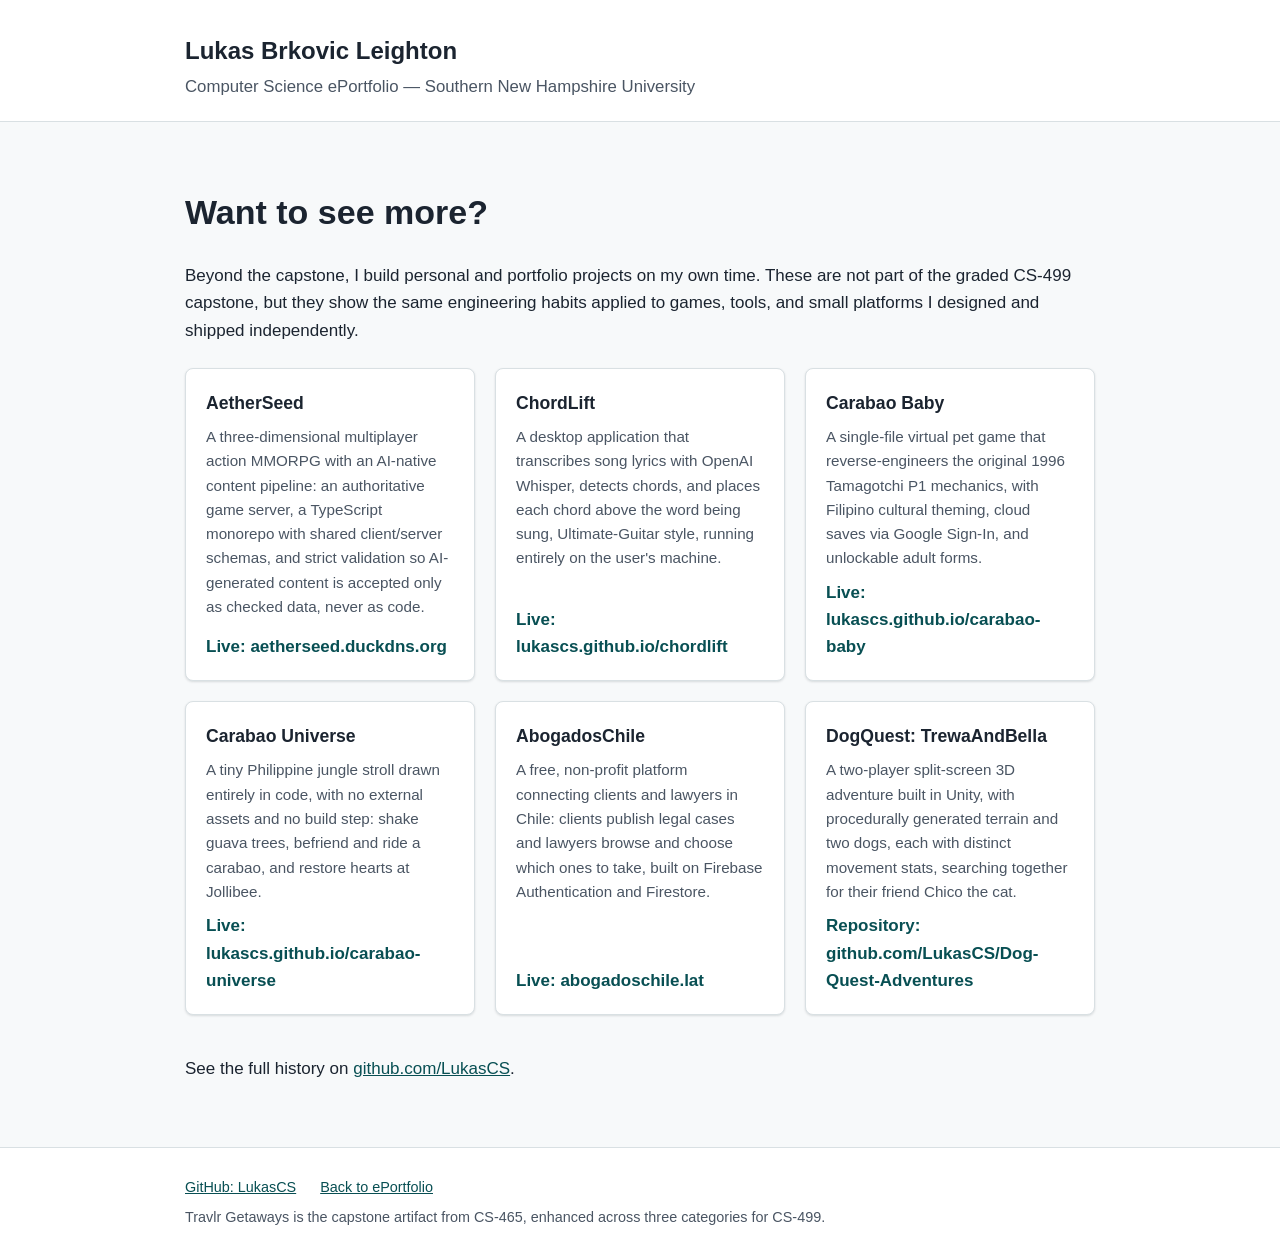
<file: more.html>
<!doctype html>
<html lang="en">
<head>
<meta charset="utf-8">
<meta name="viewport" content="width=device-width, initial-scale=1">
<title>Want to See More? — Lukas Brkovic Leighton</title>
<meta name="description" content="Personal and portfolio projects by Lukas Brkovic Leighton, built outside coursework.">
<link rel="stylesheet" href="assets/style.css">
</head>
<body>
<header class="site-header">
  <div class="header-inner">
    <p class="site-title-link"><a class="site-title-link" href="index.html">Lukas Brkovic Leighton</a></p>
    <p class="subtitle">Computer Science ePortfolio — Southern New Hampshire University</p>
  </div>
</header>

<main>
<h1>Want to see more?</h1>
<p>Beyond the capstone, I build personal and portfolio projects on my own time. These are not part of the graded CS-499 capstone, but they show the same engineering habits applied to games, tools, and small platforms I designed and shipped independently.</p>

<div class="card-grid">
  <div class="card">
    <h2>AetherSeed</h2>
    <p>A three-dimensional multiplayer action MMORPG with an AI-native content pipeline: an authoritative game server, a TypeScript monorepo with shared client/server schemas, and strict validation so AI-generated content is accepted only as checked data, never as code.</p>
    <a class="card-link" href="https://aetherseed.duckdns.org">Live: aetherseed.duckdns.org</a>
  </div>
  <div class="card">
    <h2>ChordLift</h2>
    <p>A desktop application that transcribes song lyrics with OpenAI Whisper, detects chords, and places each chord above the word being sung, Ultimate-Guitar style, running entirely on the user's machine.</p>
    <a class="card-link" href="https://lukascs.github.io/chordlift/">Live: lukascs.github.io/chordlift</a>
  </div>
  <div class="card">
    <h2>Carabao Baby</h2>
    <p>A single-file virtual pet game that reverse-engineers the original 1996 Tamagotchi P1 mechanics, with Filipino cultural theming, cloud saves via Google Sign-In, and unlockable adult forms.</p>
    <a class="card-link" href="https://lukascs.github.io/carabao-baby/">Live: lukascs.github.io/carabao-baby</a>
  </div>
  <div class="card">
    <h2>Carabao Universe</h2>
    <p>A tiny Philippine jungle stroll drawn entirely in code, with no external assets and no build step: shake guava trees, befriend and ride a carabao, and restore hearts at Jollibee.</p>
    <a class="card-link" href="https://lukascs.github.io/carabao-universe/">Live: lukascs.github.io/carabao-universe</a>
  </div>
  <div class="card">
    <h2>AbogadosChile</h2>
    <p>A free, non-profit platform connecting clients and lawyers in Chile: clients publish legal cases and lawyers browse and choose which ones to take, built on Firebase Authentication and Firestore.</p>
    <a class="card-link" href="https://abogadoschile.lat/">Live: abogadoschile.lat</a>
  </div>
  <div class="card">
    <h2>DogQuest: TrewaAndBella</h2>
    <p>A two-player split-screen 3D adventure built in Unity, with procedurally generated terrain and two dogs, each with distinct movement stats, searching together for their friend Chico the cat.</p>
    <a class="card-link" href="https://github.com/LukasCS/Dog-Quest-Adventures">Repository: github.com/LukasCS/Dog-Quest-Adventures</a>
  </div>
</div>

<p style="margin-top:2.5rem;">See the full history on <a href="https://github.com/LukasCS">github.com/LukasCS</a>.</p>
</main>

<footer class="site-footer">
  <div class="footer-inner">
    <a href="https://github.com/LukasCS">GitHub: LukasCS</a>
    <a href="index.html">Back to ePortfolio</a>
    <span>Travlr Getaways is the capstone artifact from CS-465, enhanced across three categories for CS-499.</span>
  </div>
</footer>

</body>
</html>
</file>
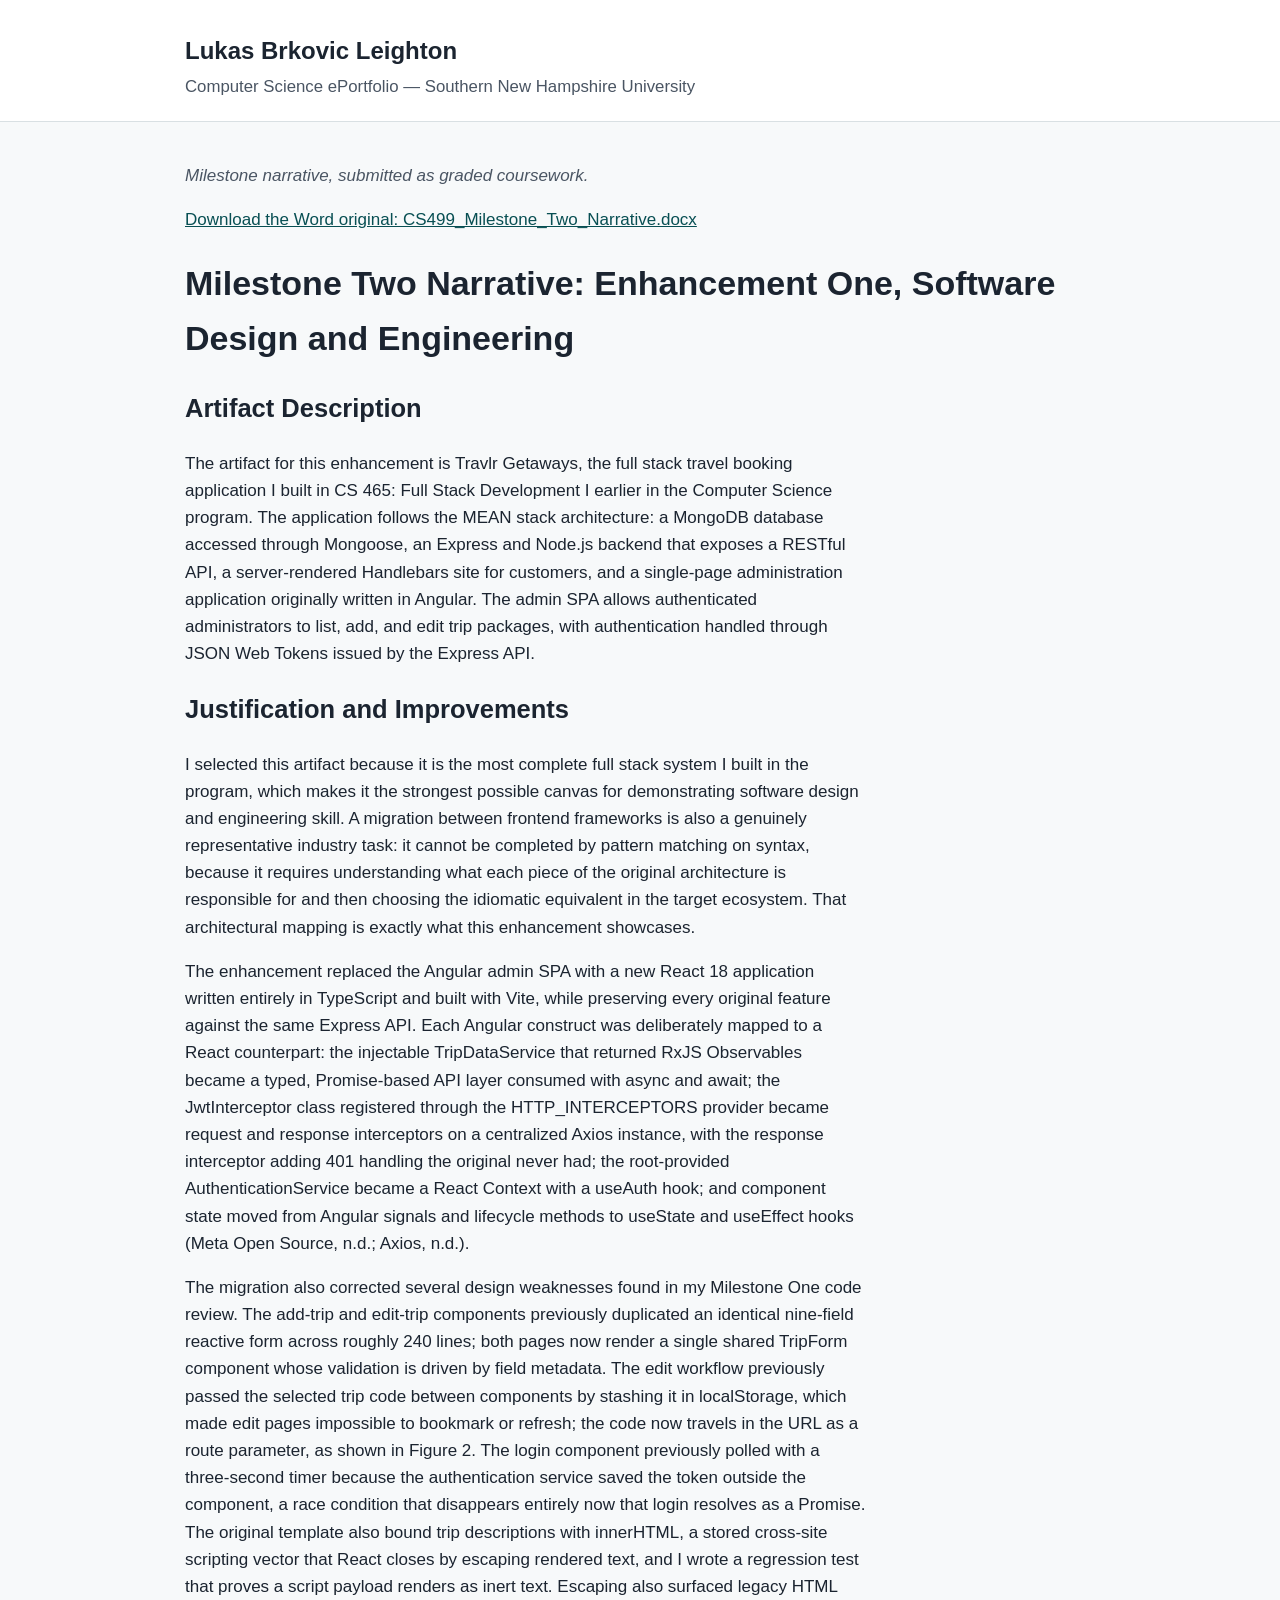
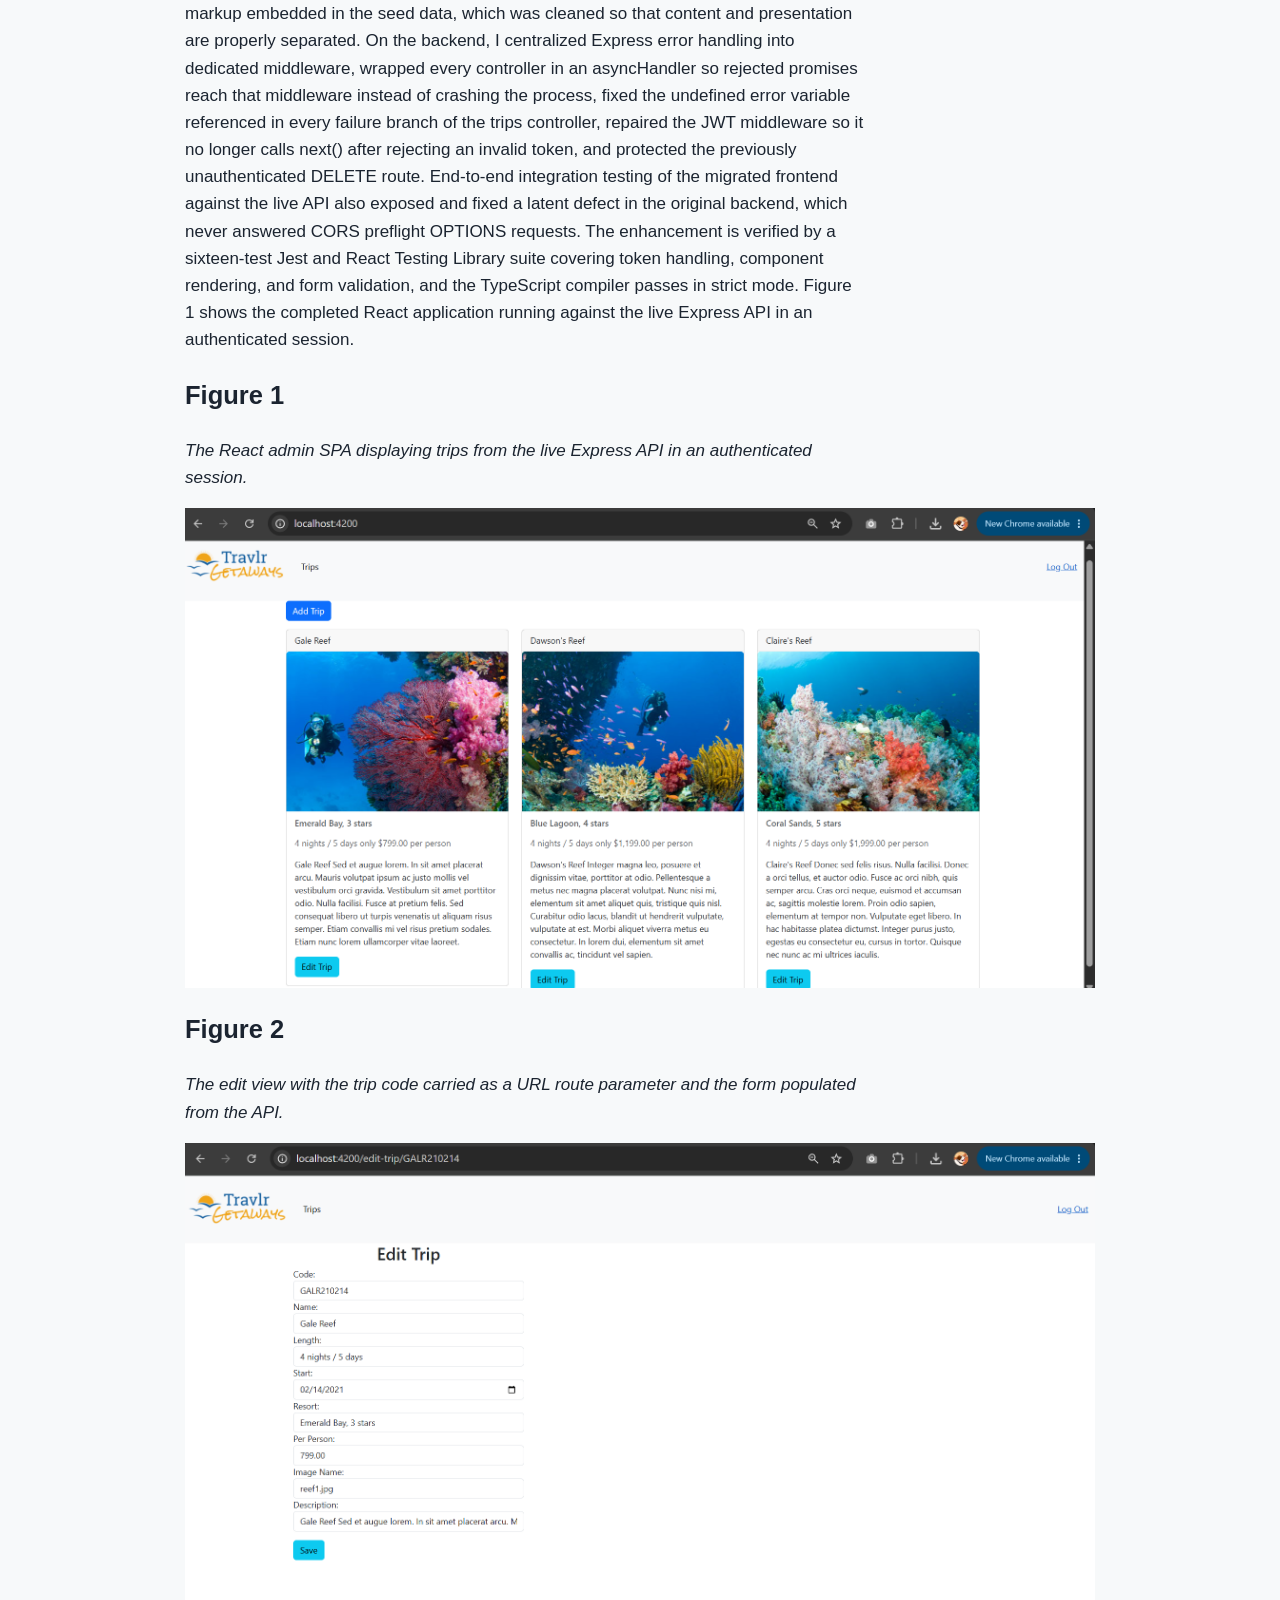
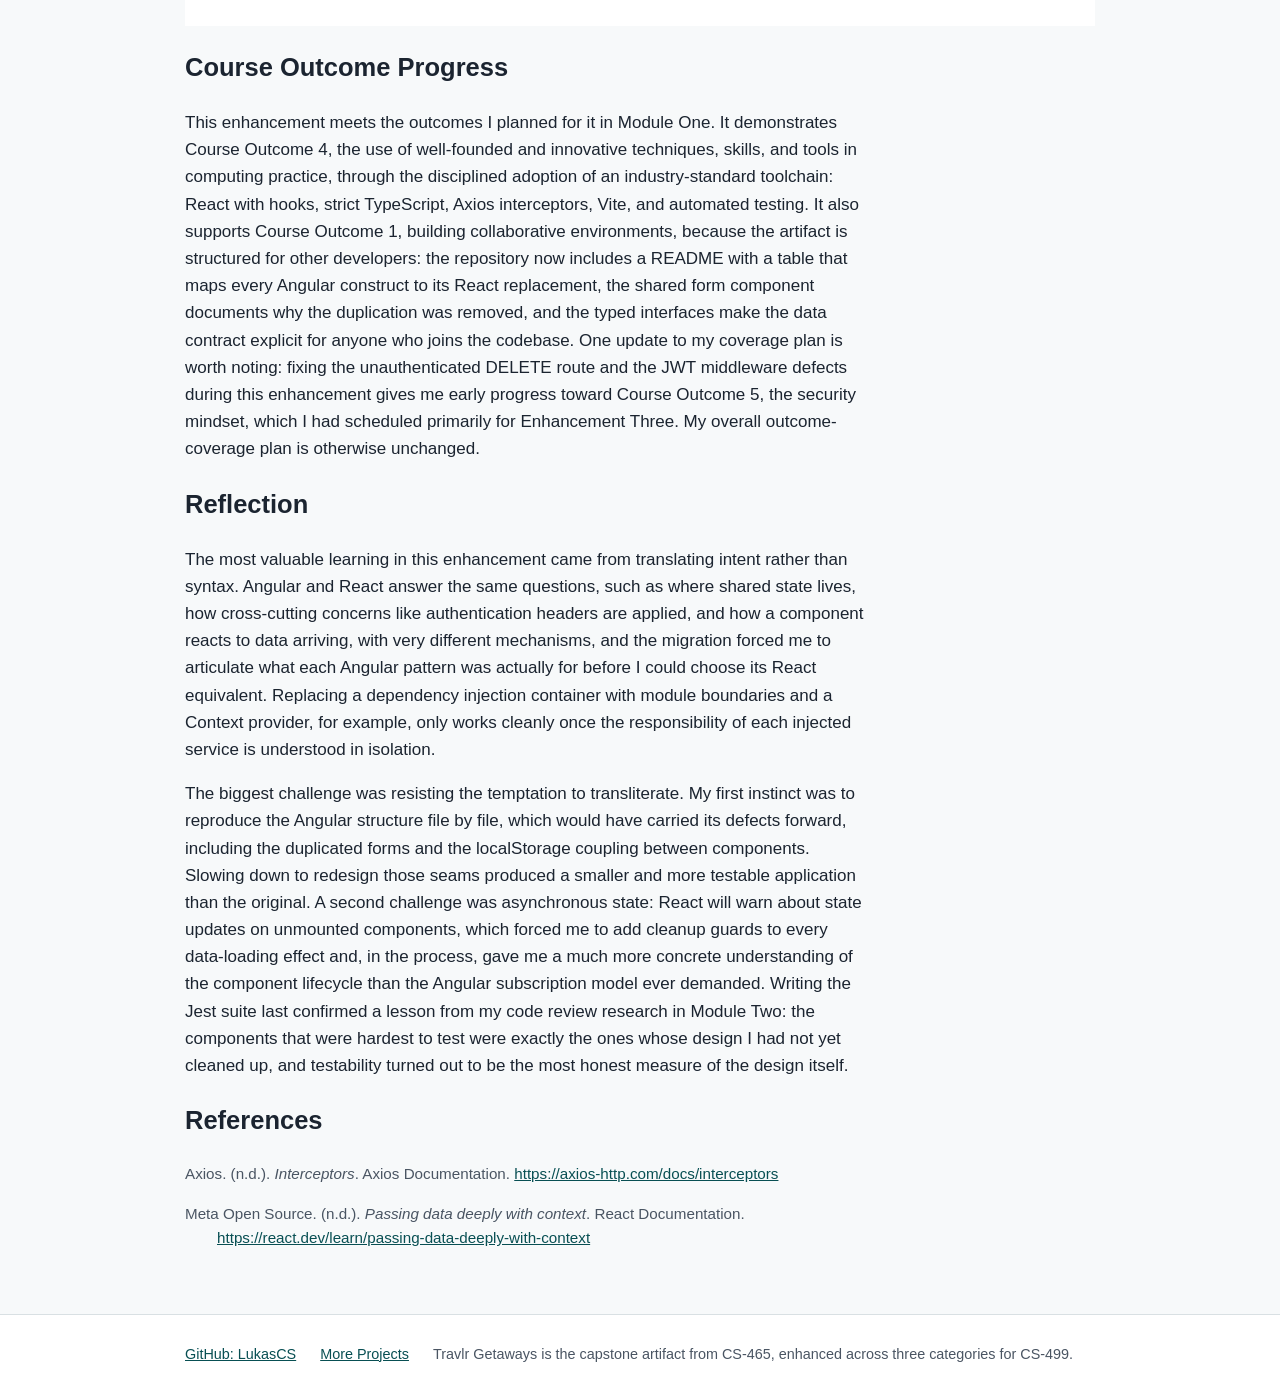
<file: narratives/enhancement-one.html>
<!doctype html>
<html lang="en">
<head>
<meta charset="utf-8">
<meta name="viewport" content="width=device-width, initial-scale=1">
<title>Enhancement One Narrative — Lukas Brkovic Leighton</title>
<meta name="description" content="Milestone narrative for Enhancement One: migrating the Travlr Getaways admin SPA from Angular to React 18 with TypeScript.">
<link rel="stylesheet" href="../assets/style.css">
</head>
<body>
<header class="site-header">
  <div class="header-inner">
    <p class="site-title-link"><a class="site-title-link" href="../index.html">Lukas Brkovic Leighton</a></p>
    <p class="subtitle">Computer Science ePortfolio — Southern New Hampshire University</p>
  </div>
</header>

<main class="narrative-body">
<p class="lead-in">Milestone narrative, submitted as graded coursework.</p>
<p><a href="../CS499_Milestone_Two_Narrative.docx">Download the Word original: CS499_Milestone_Two_Narrative.docx</a></p>

<h1>Milestone Two Narrative: Enhancement One, Software Design and Engineering</h1>
<h2>Artifact Description</h2>
<p>The artifact for this enhancement is Travlr Getaways, the full stack travel booking application I built in CS 465: Full Stack Development I earlier in the Computer Science program. The application follows the MEAN stack architecture: a MongoDB database accessed through Mongoose, an Express and Node.js backend that exposes a RESTful API, a server-rendered Handlebars site for customers, and a single-page administration application originally written in Angular. The admin SPA allows authenticated administrators to list, add, and edit trip packages, with authentication handled through JSON Web Tokens issued by the Express API.</p>
<h2>Justification and Improvements</h2>
<p>I selected this artifact because it is the most complete full stack system I built in the program, which makes it the strongest possible canvas for demonstrating software design and engineering skill. A migration between frontend frameworks is also a genuinely representative industry task: it cannot be completed by pattern matching on syntax, because it requires understanding what each piece of the original architecture is responsible for and then choosing the idiomatic equivalent in the target ecosystem. That architectural mapping is exactly what this enhancement showcases.</p>
<p>The enhancement replaced the Angular admin SPA with a new React 18 application written entirely in TypeScript and built with Vite, while preserving every original feature against the same Express API. Each Angular construct was deliberately mapped to a React counterpart: the injectable TripDataService that returned RxJS Observables became a typed, Promise-based API layer consumed with async and await; the JwtInterceptor class registered through the HTTP_INTERCEPTORS provider became request and response interceptors on a centralized Axios instance, with the response interceptor adding 401 handling the original never had; the root-provided AuthenticationService became a React Context with a useAuth hook; and component state moved from Angular signals and lifecycle methods to useState and useEffect hooks (Meta Open Source, n.d.; Axios, n.d.).</p>
<p>The migration also corrected several design weaknesses found in my Milestone One code review. The add-trip and edit-trip components previously duplicated an identical nine-field reactive form across roughly 240 lines; both pages now render a single shared TripForm component whose validation is driven by field metadata. The edit workflow previously passed the selected trip code between components by stashing it in localStorage, which made edit pages impossible to bookmark or refresh; the code now travels in the URL as a route parameter, as shown in Figure 2. The login component previously polled with a three-second timer because the authentication service saved the token outside the component, a race condition that disappears entirely now that login resolves as a Promise. The original template also bound trip descriptions with innerHTML, a stored cross-site scripting vector that React closes by escaping rendered text, and I wrote a regression test that proves a script payload renders as inert text. Escaping also surfaced legacy HTML markup embedded in the seed data, which was cleaned so that content and presentation are properly separated. On the backend, I centralized Express error handling into dedicated middleware, wrapped every controller in an asyncHandler so rejected promises reach that middleware instead of crashing the process, fixed the undefined error variable referenced in every failure branch of the trips controller, repaired the JWT middleware so it no longer calls next() after rejecting an invalid token, and protected the previously unauthenticated DELETE route. End-to-end integration testing of the migrated frontend against the live API also exposed and fixed a latent defect in the original backend, which never answered CORS preflight OPTIONS requests. The enhancement is verified by a sixteen-test Jest and React Testing Library suite covering token handling, component rendering, and form validation, and the TypeScript compiler passes in strict mode. Figure 1 shows the completed React application running against the live Express API in an authenticated session.</p>
<h2>Figure 1</h2>
<p><em>The React admin SPA displaying trips from the live Express API in an authenticated session.</em></p>
<img src="../assets/img/narrative-media/enh1-01.png" alt="Screenshot of the React admin single-page app at localhost:4200 showing the Trips listing page with an Add Trip button, a Log Out link, and three trip cards (Gale Reef, Dawson's Reef, Claire's Reef), each with a photo, resort/star rating, price, and an Edit Trip button.">
<h2>Figure 2</h2>
<p><em>The edit view with the trip code carried as a URL route parameter and the form populated from the API.</em></p>
<img src="../assets/img/narrative-media/enh1-02.png" alt="Screenshot of the React Edit Trip form at the URL /edit-trip/GALR210214, showing the trip code carried as a route parameter and input fields for Code, Name, Length, Start date, Resort, Per Person price, Image Name, and Description, with a Save button.">
<h2>Course Outcome Progress</h2>
<p>This enhancement meets the outcomes I planned for it in Module One. It demonstrates Course Outcome 4, the use of well-founded and innovative techniques, skills, and tools in computing practice, through the disciplined adoption of an industry-standard toolchain: React with hooks, strict TypeScript, Axios interceptors, Vite, and automated testing. It also supports Course Outcome 1, building collaborative environments, because the artifact is structured for other developers: the repository now includes a README with a table that maps every Angular construct to its React replacement, the shared form component documents why the duplication was removed, and the typed interfaces make the data contract explicit for anyone who joins the codebase. One update to my coverage plan is worth noting: fixing the unauthenticated DELETE route and the JWT middleware defects during this enhancement gives me early progress toward Course Outcome 5, the security mindset, which I had scheduled primarily for Enhancement Three. My overall outcome-coverage plan is otherwise unchanged.</p>
<h2>Reflection</h2>
<p>The most valuable learning in this enhancement came from translating intent rather than syntax. Angular and React answer the same questions, such as where shared state lives, how cross-cutting concerns like authentication headers are applied, and how a component reacts to data arriving, with very different mechanisms, and the migration forced me to articulate what each Angular pattern was actually for before I could choose its React equivalent. Replacing a dependency injection container with module boundaries and a Context provider, for example, only works cleanly once the responsibility of each injected service is understood in isolation.</p>
<p>The biggest challenge was resisting the temptation to transliterate. My first instinct was to reproduce the Angular structure file by file, which would have carried its defects forward, including the duplicated forms and the localStorage coupling between components. Slowing down to redesign those seams produced a smaller and more testable application than the original. A second challenge was asynchronous state: React will warn about state updates on unmounted components, which forced me to add cleanup guards to every data-loading effect and, in the process, gave me a much more concrete understanding of the component lifecycle than the Angular subscription model ever demanded. Writing the Jest suite last confirmed a lesson from my code review research in Module Two: the components that were hardest to test were exactly the ones whose design I had not yet cleaned up, and testability turned out to be the most honest measure of the design itself.</p>
<h2>References</h2>
<div class="references">
<p>Axios. (n.d.). <em>Interceptors</em>. Axios Documentation. <a href="https://axios-http.com/docs/interceptors">https://axios-http.com/docs/interceptors</a></p>
<p>Meta Open Source. (n.d.). <em>Passing data deeply with context</em>. React Documentation. <a href="https://react.dev/learn/passing-data-deeply-with-context">https://react.dev/learn/passing-data-deeply-with-context</a></p>
</div>
</main>

<footer class="site-footer">
  <div class="footer-inner">
    <a href="https://github.com/LukasCS">GitHub: LukasCS</a>
    <a href="../more.html">More Projects</a>
    <span>Travlr Getaways is the capstone artifact from CS-465, enhanced across three categories for CS-499.</span>
  </div>
</footer>

</body>
</html>
</file>
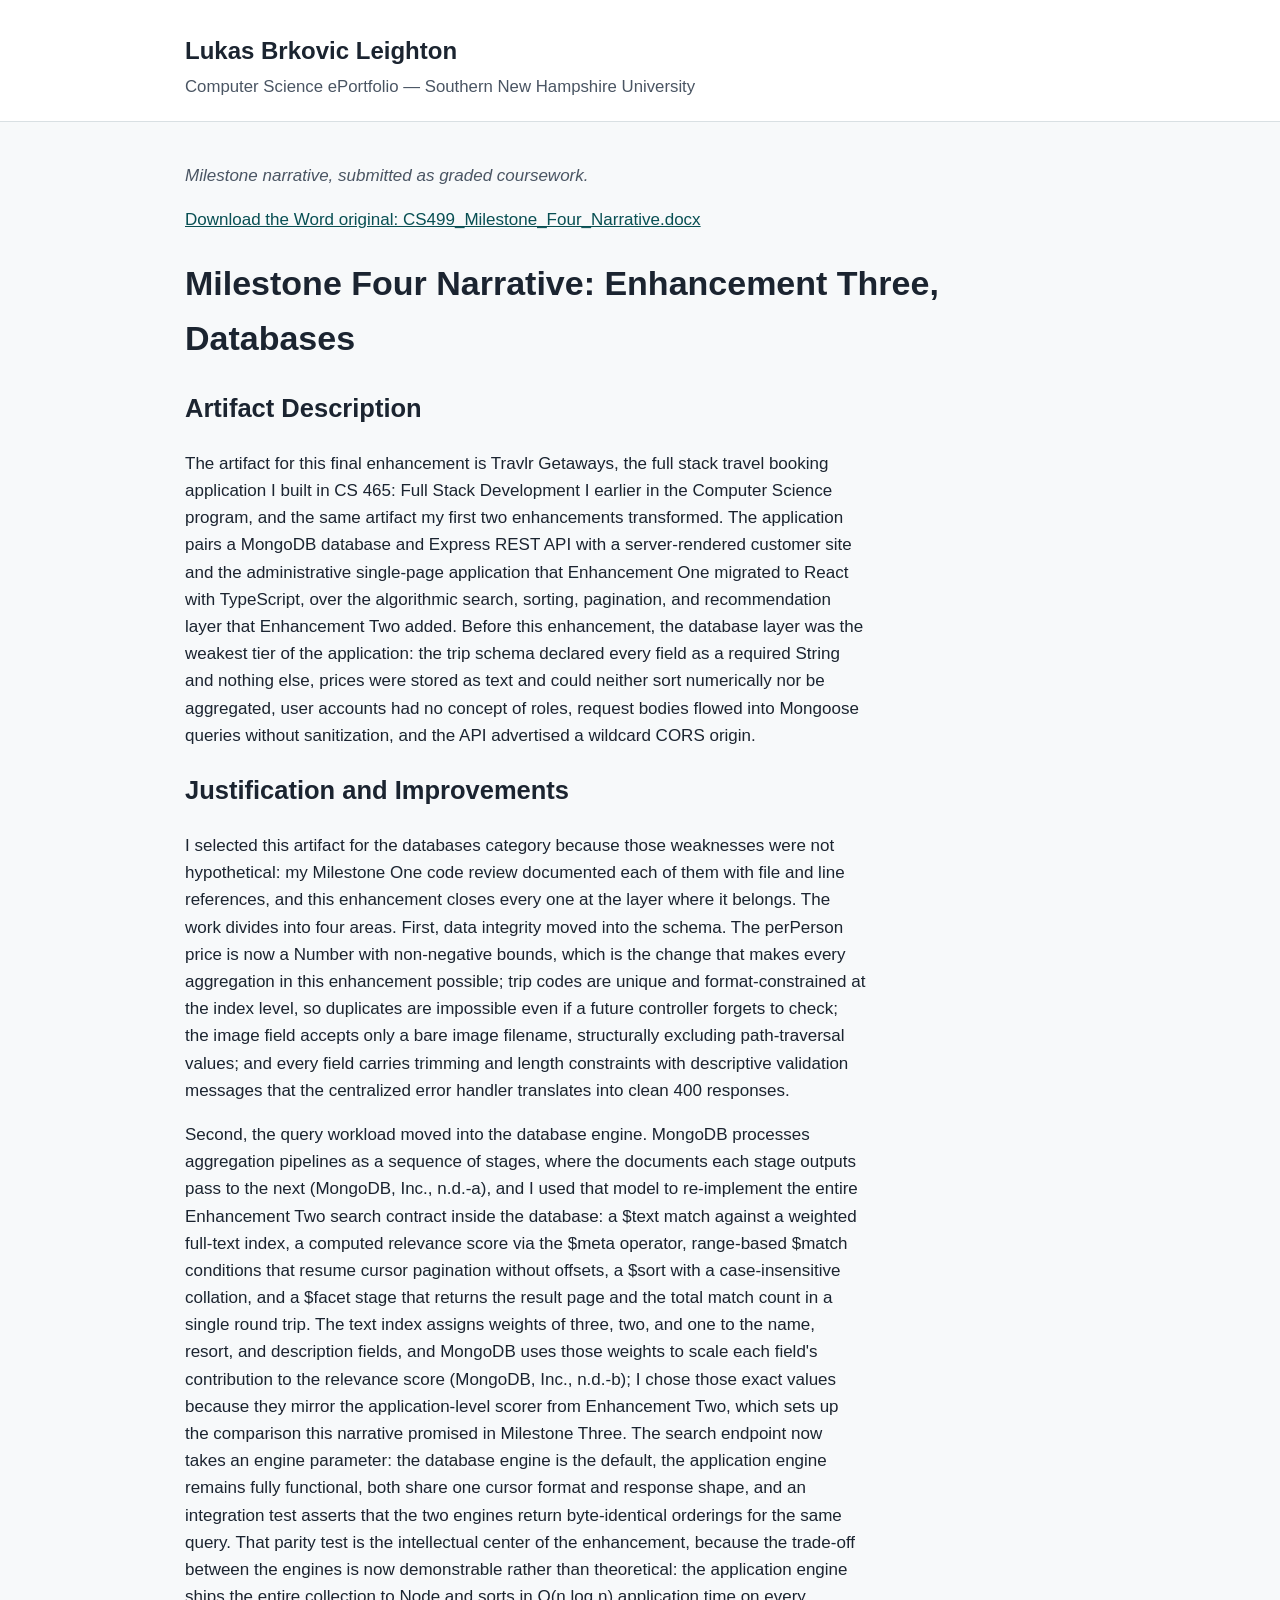
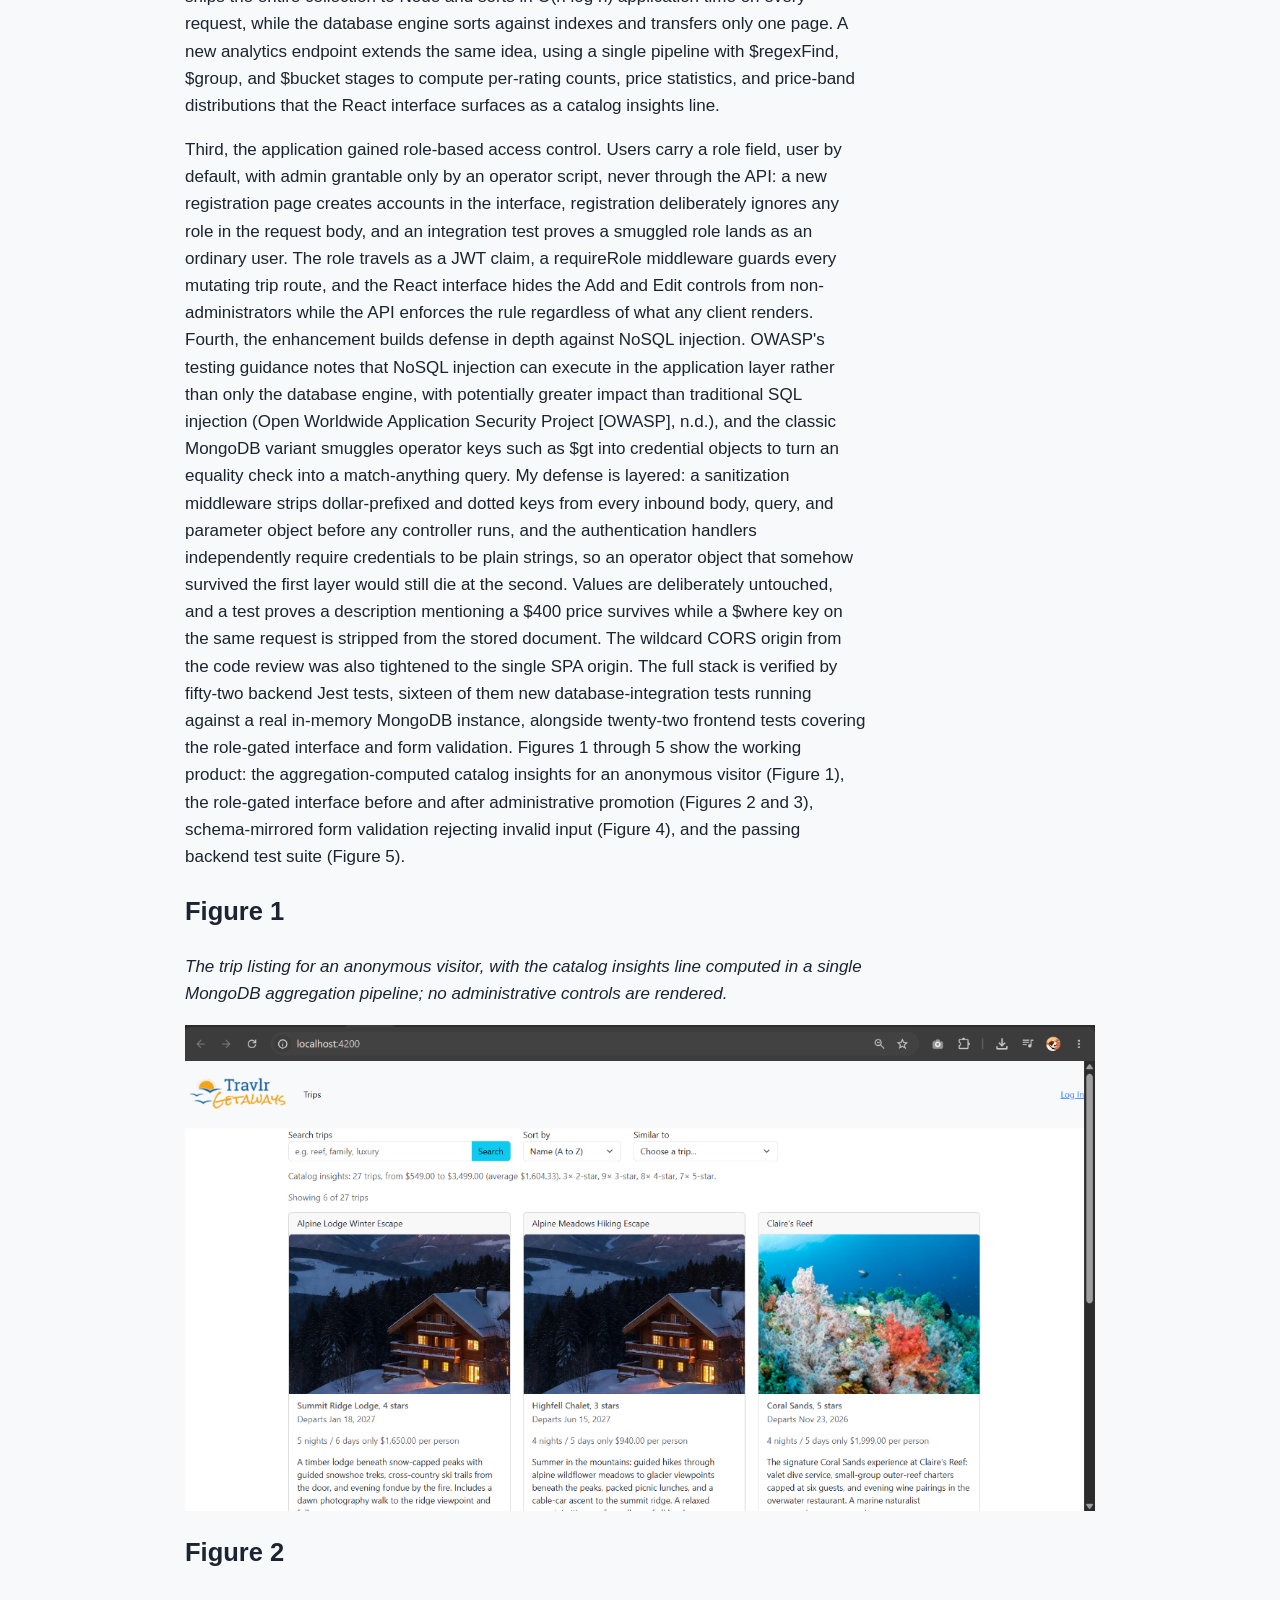
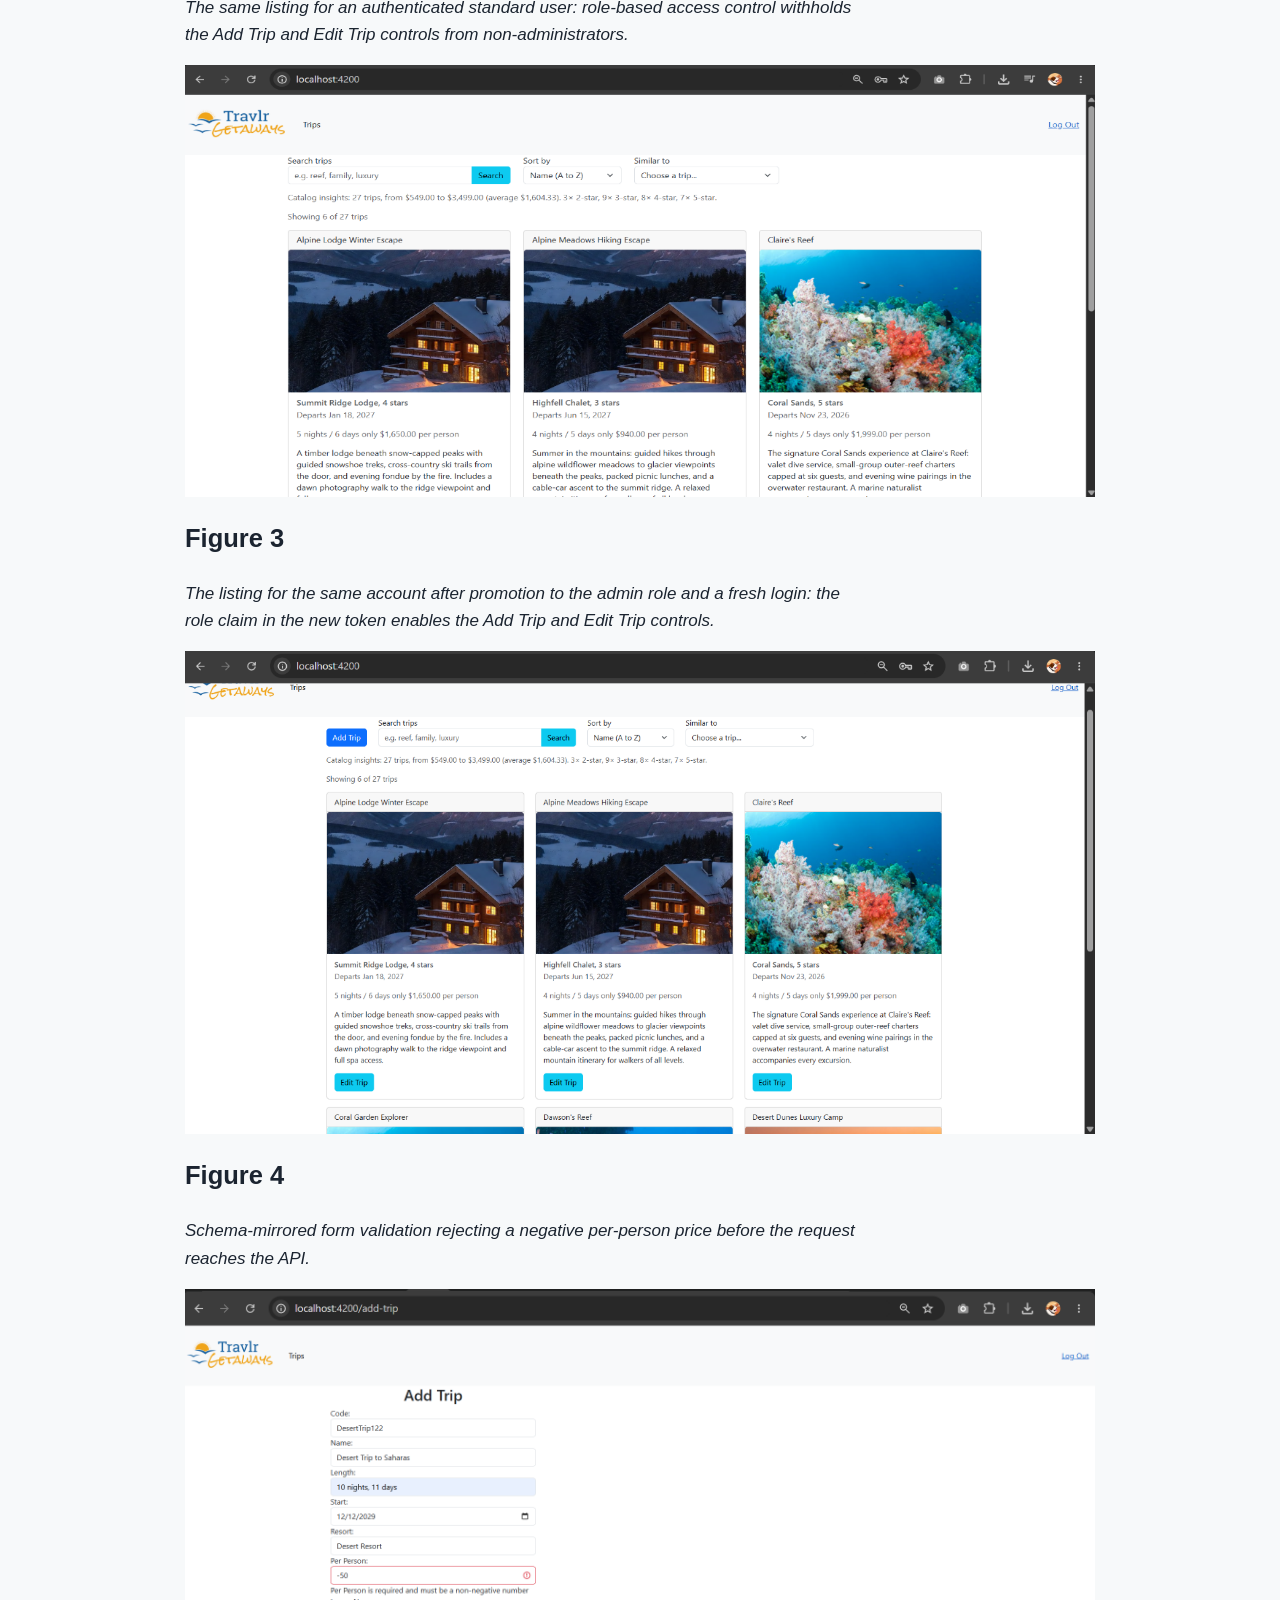
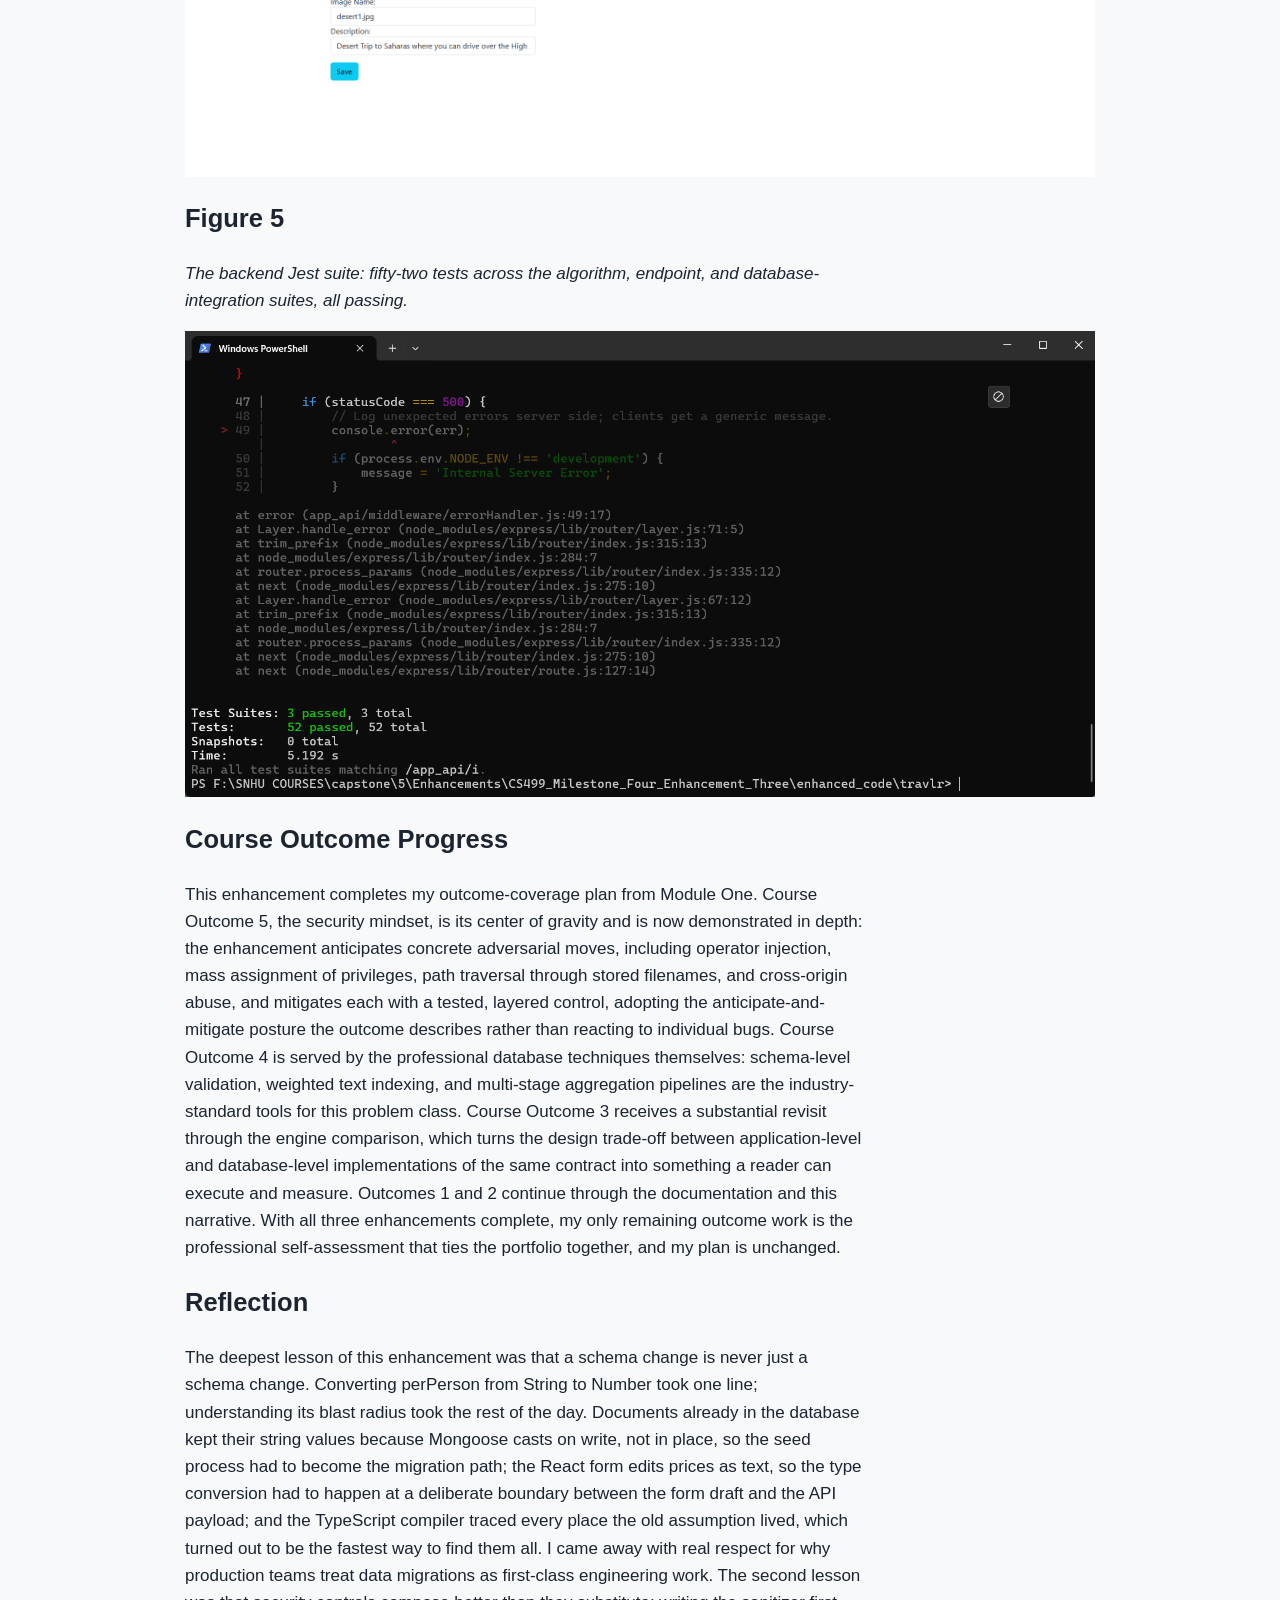
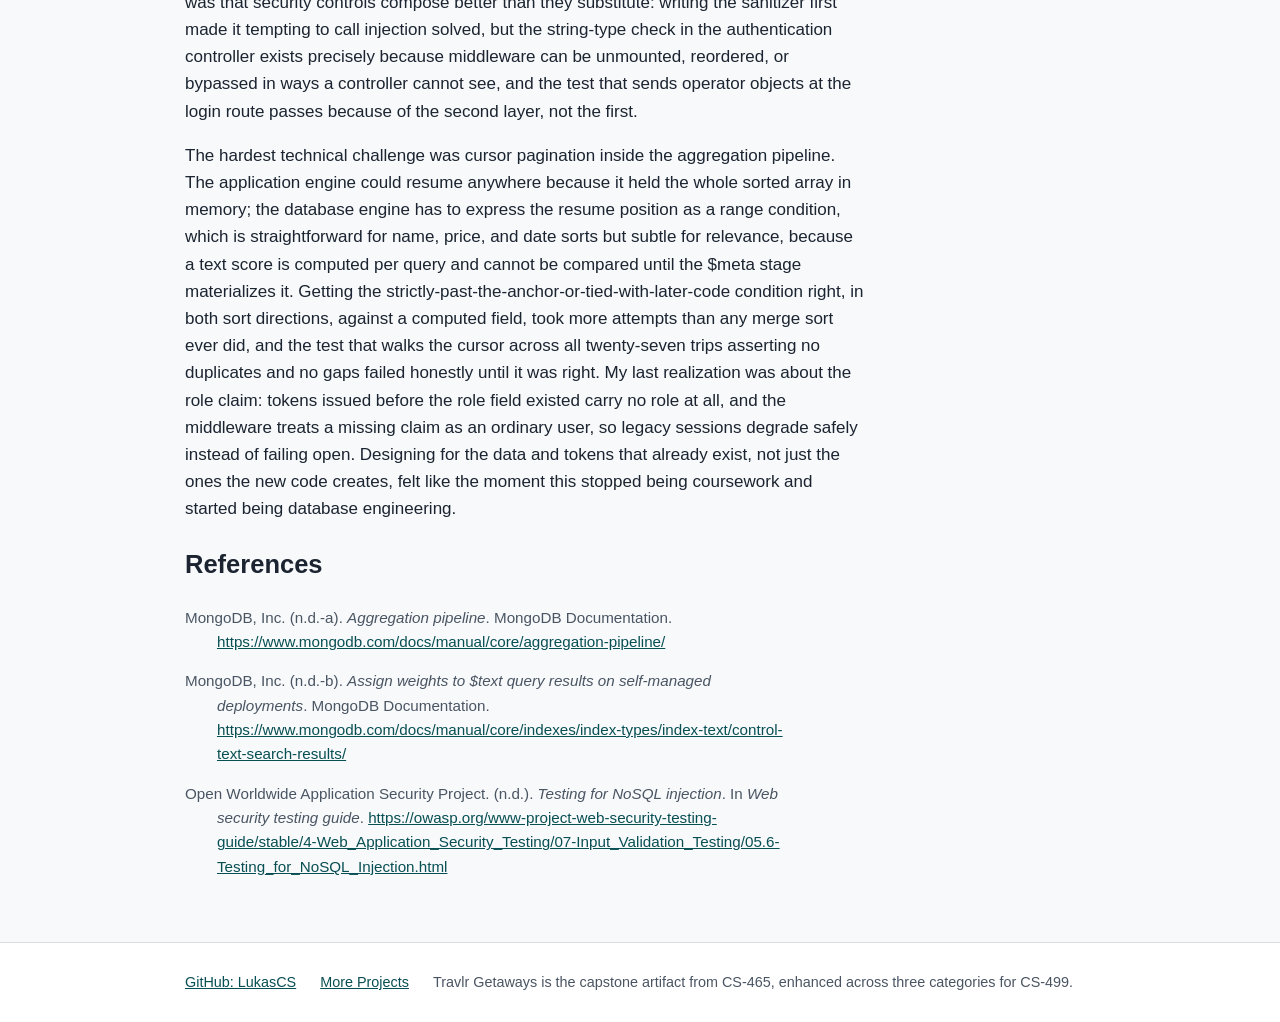
<file: narratives/enhancement-three.html>
<!doctype html>
<html lang="en">
<head>
<meta charset="utf-8">
<meta name="viewport" content="width=device-width, initial-scale=1">
<title>Enhancement Three Narrative — Lukas Brkovic Leighton</title>
<meta name="description" content="Milestone narrative for Enhancement Three: schema validation, aggregation pipelines, role-based access control, and NoSQL-injection defenses added to Travlr Getaways.">
<link rel="stylesheet" href="../assets/style.css">
</head>
<body>
<header class="site-header">
  <div class="header-inner">
    <p class="site-title-link"><a class="site-title-link" href="../index.html">Lukas Brkovic Leighton</a></p>
    <p class="subtitle">Computer Science ePortfolio — Southern New Hampshire University</p>
  </div>
</header>

<main class="narrative-body">
<p class="lead-in">Milestone narrative, submitted as graded coursework.</p>
<p><a href="../CS499_Milestone_Four_Narrative.docx">Download the Word original: CS499_Milestone_Four_Narrative.docx</a></p>

<h1>Milestone Four Narrative: Enhancement Three, Databases</h1>
<h2>Artifact Description</h2>
<p>The artifact for this final enhancement is Travlr Getaways, the full stack travel booking application I built in CS 465: Full Stack Development I earlier in the Computer Science program, and the same artifact my first two enhancements transformed. The application pairs a MongoDB database and Express REST API with a server-rendered customer site and the administrative single-page application that Enhancement One migrated to React with TypeScript, over the algorithmic search, sorting, pagination, and recommendation layer that Enhancement Two added. Before this enhancement, the database layer was the weakest tier of the application: the trip schema declared every field as a required String and nothing else, prices were stored as text and could neither sort numerically nor be aggregated, user accounts had no concept of roles, request bodies flowed into Mongoose queries without sanitization, and the API advertised a wildcard CORS origin.</p>
<h2>Justification and Improvements</h2>
<p>I selected this artifact for the databases category because those weaknesses were not hypothetical: my Milestone One code review documented each of them with file and line references, and this enhancement closes every one at the layer where it belongs. The work divides into four areas. First, data integrity moved into the schema. The perPerson price is now a Number with non-negative bounds, which is the change that makes every aggregation in this enhancement possible; trip codes are unique and format-constrained at the index level, so duplicates are impossible even if a future controller forgets to check; the image field accepts only a bare image filename, structurally excluding path-traversal values; and every field carries trimming and length constraints with descriptive validation messages that the centralized error handler translates into clean 400 responses.</p>
<p>Second, the query workload moved into the database engine. MongoDB processes aggregation pipelines as a sequence of stages, where the documents each stage outputs pass to the next (MongoDB, Inc., n.d.-a), and I used that model to re-implement the entire Enhancement Two search contract inside the database: a $text match against a weighted full-text index, a computed relevance score via the $meta operator, range-based $match conditions that resume cursor pagination without offsets, a $sort with a case-insensitive collation, and a $facet stage that returns the result page and the total match count in a single round trip. The text index assigns weights of three, two, and one to the name, resort, and description fields, and MongoDB uses those weights to scale each field's contribution to the relevance score (MongoDB, Inc., n.d.-b); I chose those exact values because they mirror the application-level scorer from Enhancement Two, which sets up the comparison this narrative promised in Milestone Three. The search endpoint now takes an engine parameter: the database engine is the default, the application engine remains fully functional, both share one cursor format and response shape, and an integration test asserts that the two engines return byte-identical orderings for the same query. That parity test is the intellectual center of the enhancement, because the trade-off between the engines is now demonstrable rather than theoretical: the application engine ships the entire collection to Node and sorts in O(n log n) application time on every request, while the database engine sorts against indexes and transfers only one page. A new analytics endpoint extends the same idea, using a single pipeline with $regexFind, $group, and $bucket stages to compute per-rating counts, price statistics, and price-band distributions that the React interface surfaces as a catalog insights line.</p>
<p>Third, the application gained role-based access control. Users carry a role field, user by default, with admin grantable only by an operator script, never through the API: a new registration page creates accounts in the interface, registration deliberately ignores any role in the request body, and an integration test proves a smuggled role lands as an ordinary user. The role travels as a JWT claim, a requireRole middleware guards every mutating trip route, and the React interface hides the Add and Edit controls from non-administrators while the API enforces the rule regardless of what any client renders. Fourth, the enhancement builds defense in depth against NoSQL injection. OWASP's testing guidance notes that NoSQL injection can execute in the application layer rather than only the database engine, with potentially greater impact than traditional SQL injection (Open Worldwide Application Security Project [OWASP], n.d.), and the classic MongoDB variant smuggles operator keys such as $gt into credential objects to turn an equality check into a match-anything query. My defense is layered: a sanitization middleware strips dollar-prefixed and dotted keys from every inbound body, query, and parameter object before any controller runs, and the authentication handlers independently require credentials to be plain strings, so an operator object that somehow survived the first layer would still die at the second. Values are deliberately untouched, and a test proves a description mentioning a $400 price survives while a $where key on the same request is stripped from the stored document. The wildcard CORS origin from the code review was also tightened to the single SPA origin. The full stack is verified by fifty-two backend Jest tests, sixteen of them new database-integration tests running against a real in-memory MongoDB instance, alongside twenty-two frontend tests covering the role-gated interface and form validation. Figures 1 through 5 show the working product: the aggregation-computed catalog insights for an anonymous visitor (Figure 1), the role-gated interface before and after administrative promotion (Figures 2 and 3), schema-mirrored form validation rejecting invalid input (Figure 4), and the passing backend test suite (Figure 5).</p>
<h2>Figure 1</h2>
<p><em>The trip listing for an anonymous visitor, with the catalog insights line computed in a single MongoDB aggregation pipeline; no administrative controls are rendered.</em></p>
<img src="../assets/img/narrative-media/enh3-01.png" alt="Screenshot of the trip listing for an anonymous visitor, showing a 'Catalog insights' line summarizing trip count, price range, and average price, a Log In link, and a grid of trip cards including Alpine Lodge Winter Escape, Alpine Meadows Hiking Escape, and Claire's Reef.">
<h2>Figure 2</h2>
<p><em>The same listing for an authenticated standard user: role-based access control withholds the Add Trip and Edit Trip controls from non-administrators.</em></p>
<img src="../assets/img/narrative-media/enh3-02.png" alt="Screenshot of the same trip listing for an authenticated standard user, showing a Log Out link but no Add Trip button, the same catalog insights line, and the same grid of trip cards.">
<h2>Figure 3</h2>
<p><em>The listing for the same account after promotion to the admin role and a fresh login: the role claim in the new token enables the Add Trip and Edit Trip controls.</em></p>
<img src="../assets/img/narrative-media/enh3-03.png" alt="Screenshot of the same trip listing after the account was promoted to the admin role, now showing an Add Trip button in the header alongside Log Out, with the trip grid scrolled to show additional cards including Coral Garden Explorer and Dawson's Reef.">
<h2>Figure 4</h2>
<p><em>Schema-mirrored form validation rejecting a negative per-person price before the request reaches the API.</em></p>
<img src="../assets/img/narrative-media/enh3-04.png" alt="Screenshot of the Add Trip form with a Per Person field containing the value -50 and a red validation error message reading 'Per Person is required and must be a non-negative number' displayed beneath the field, rejecting the submission before it reaches the API.">
<h2>Figure 5</h2>
<p><em>The backend Jest suite: fifty-two tests across the algorithm, endpoint, and database-integration suites, all passing.</em></p>
<img src="../assets/img/narrative-media/enh3-05.png" alt="Screenshot of a PowerShell terminal showing server-side error-handler source code above a stack trace, with a Jest test summary at the bottom reporting 3 test suites passed and 52 tests passed.">
<h2>Course Outcome Progress</h2>
<p>This enhancement completes my outcome-coverage plan from Module One. Course Outcome 5, the security mindset, is its center of gravity and is now demonstrated in depth: the enhancement anticipates concrete adversarial moves, including operator injection, mass assignment of privileges, path traversal through stored filenames, and cross-origin abuse, and mitigates each with a tested, layered control, adopting the anticipate-and-mitigate posture the outcome describes rather than reacting to individual bugs. Course Outcome 4 is served by the professional database techniques themselves: schema-level validation, weighted text indexing, and multi-stage aggregation pipelines are the industry-standard tools for this problem class. Course Outcome 3 receives a substantial revisit through the engine comparison, which turns the design trade-off between application-level and database-level implementations of the same contract into something a reader can execute and measure. Outcomes 1 and 2 continue through the documentation and this narrative. With all three enhancements complete, my only remaining outcome work is the professional self-assessment that ties the portfolio together, and my plan is unchanged.</p>
<h2>Reflection</h2>
<p>The deepest lesson of this enhancement was that a schema change is never just a schema change. Converting perPerson from String to Number took one line; understanding its blast radius took the rest of the day. Documents already in the database kept their string values because Mongoose casts on write, not in place, so the seed process had to become the migration path; the React form edits prices as text, so the type conversion had to happen at a deliberate boundary between the form draft and the API payload; and the TypeScript compiler traced every place the old assumption lived, which turned out to be the fastest way to find them all. I came away with real respect for why production teams treat data migrations as first-class engineering work. The second lesson was that security controls compose better than they substitute: writing the sanitizer first made it tempting to call injection solved, but the string-type check in the authentication controller exists precisely because middleware can be unmounted, reordered, or bypassed in ways a controller cannot see, and the test that sends operator objects at the login route passes because of the second layer, not the first.</p>
<p>The hardest technical challenge was cursor pagination inside the aggregation pipeline. The application engine could resume anywhere because it held the whole sorted array in memory; the database engine has to express the resume position as a range condition, which is straightforward for name, price, and date sorts but subtle for relevance, because a text score is computed per query and cannot be compared until the $meta stage materializes it. Getting the strictly-past-the-anchor-or-tied-with-later-code condition right, in both sort directions, against a computed field, took more attempts than any merge sort ever did, and the test that walks the cursor across all twenty-seven trips asserting no duplicates and no gaps failed honestly until it was right. My last realization was about the role claim: tokens issued before the role field existed carry no role at all, and the middleware treats a missing claim as an ordinary user, so legacy sessions degrade safely instead of failing open. Designing for the data and tokens that already exist, not just the ones the new code creates, felt like the moment this stopped being coursework and started being database engineering.</p>
<h2>References</h2>
<div class="references">
<p>MongoDB, Inc. (n.d.-a). <em>Aggregation pipeline</em>. MongoDB Documentation. <a href="https://www.mongodb.com/docs/manual/core/aggregation-pipeline/">https://www.mongodb.com/docs/manual/core/aggregation-pipeline/</a></p>
<p>MongoDB, Inc. (n.d.-b). <em>Assign weights to $text query results on self-managed deployments</em>. MongoDB Documentation. <a href="https://www.mongodb.com/docs/manual/core/indexes/index-types/index-text/control-text-search-results/">https://www.mongodb.com/docs/manual/core/indexes/index-types/index-text/control-text-search-results/</a></p>
<p>Open Worldwide Application Security Project. (n.d.). <em>Testing for NoSQL injection</em>. In <em>Web security testing guide</em>. <a href="https://owasp.org/www-project-web-security-testing-guide/stable/4-Web_Application_Security_Testing/07-Input_Validation_Testing/05.6-Testing_for_NoSQL_Injection.html">https://owasp.org/www-project-web-security-testing-guide/stable/4-Web_Application_Security_Testing/07-Input_Validation_Testing/05.6-Testing_for_NoSQL_Injection.html</a></p>
</div>
</main>

<footer class="site-footer">
  <div class="footer-inner">
    <a href="https://github.com/LukasCS">GitHub: LukasCS</a>
    <a href="../more.html">More Projects</a>
    <span>Travlr Getaways is the capstone artifact from CS-465, enhanced across three categories for CS-499.</span>
  </div>
</footer>

</body>
</html>
</file>
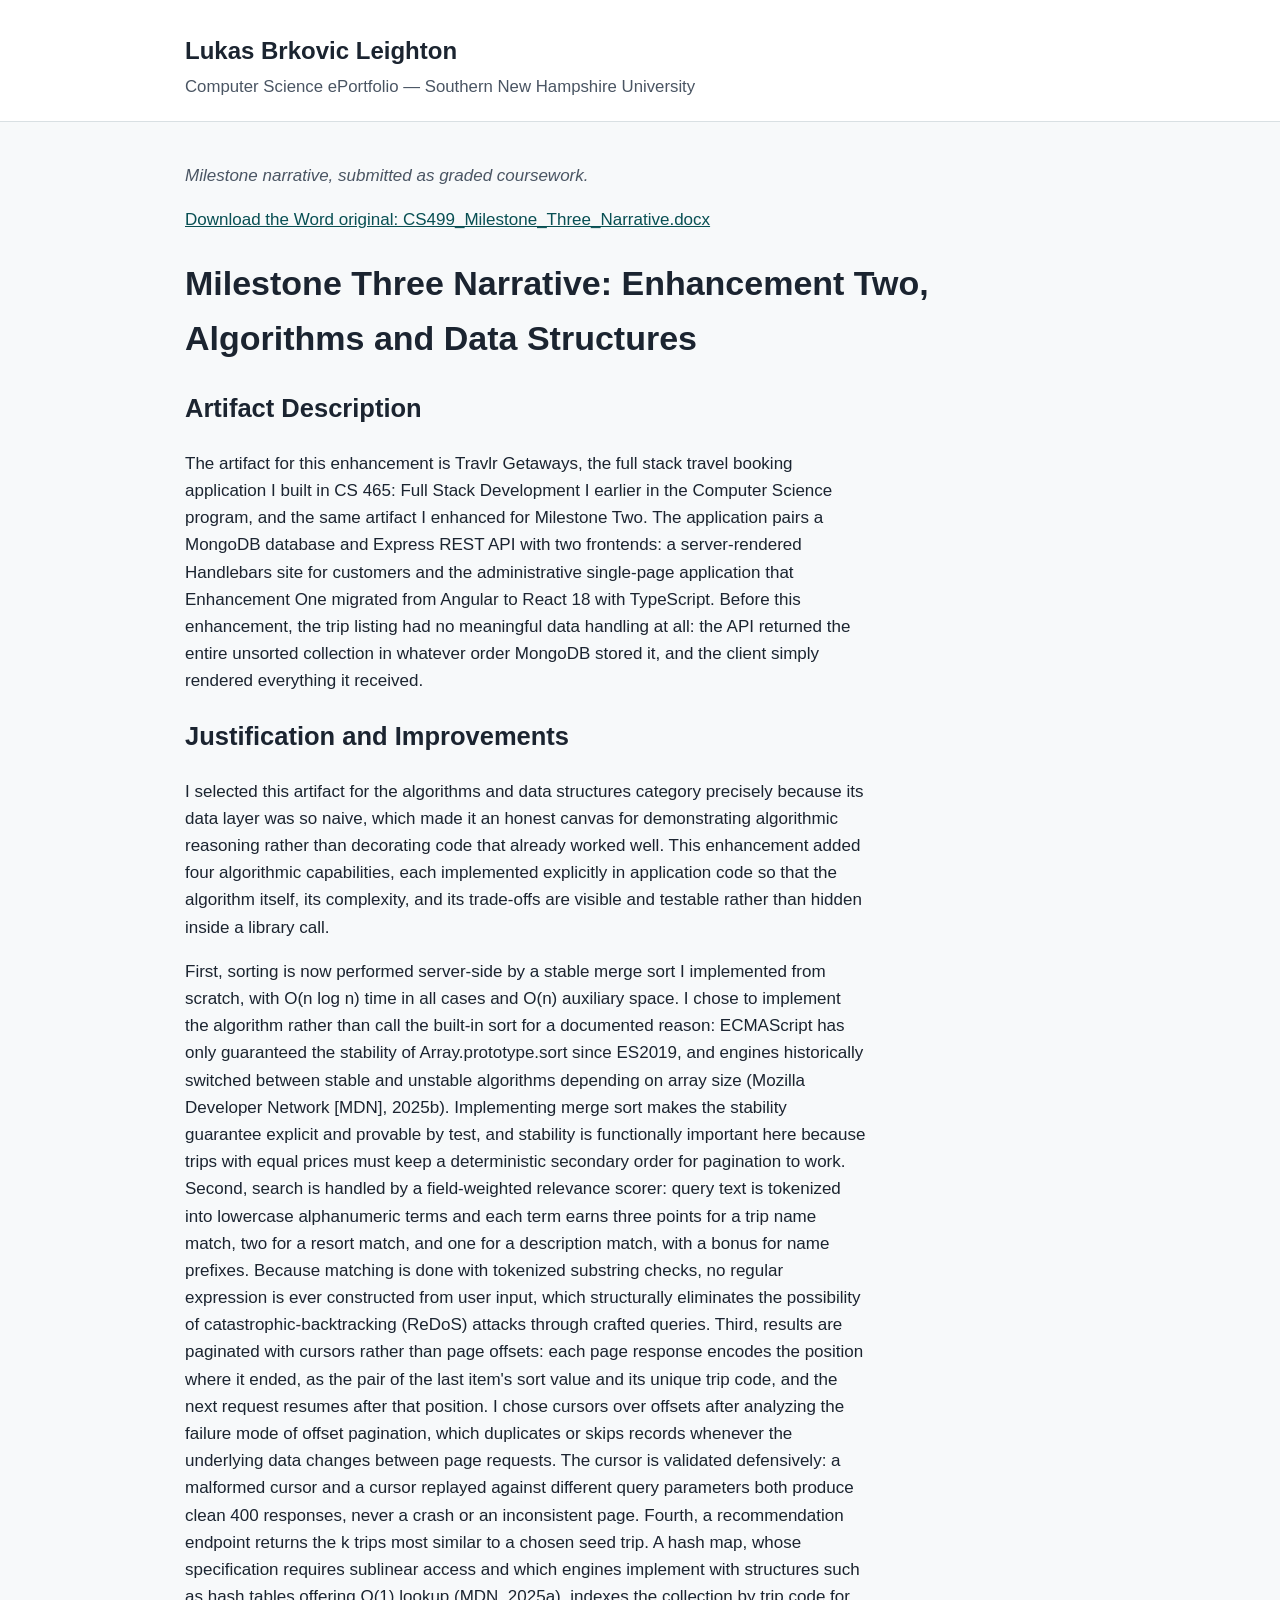
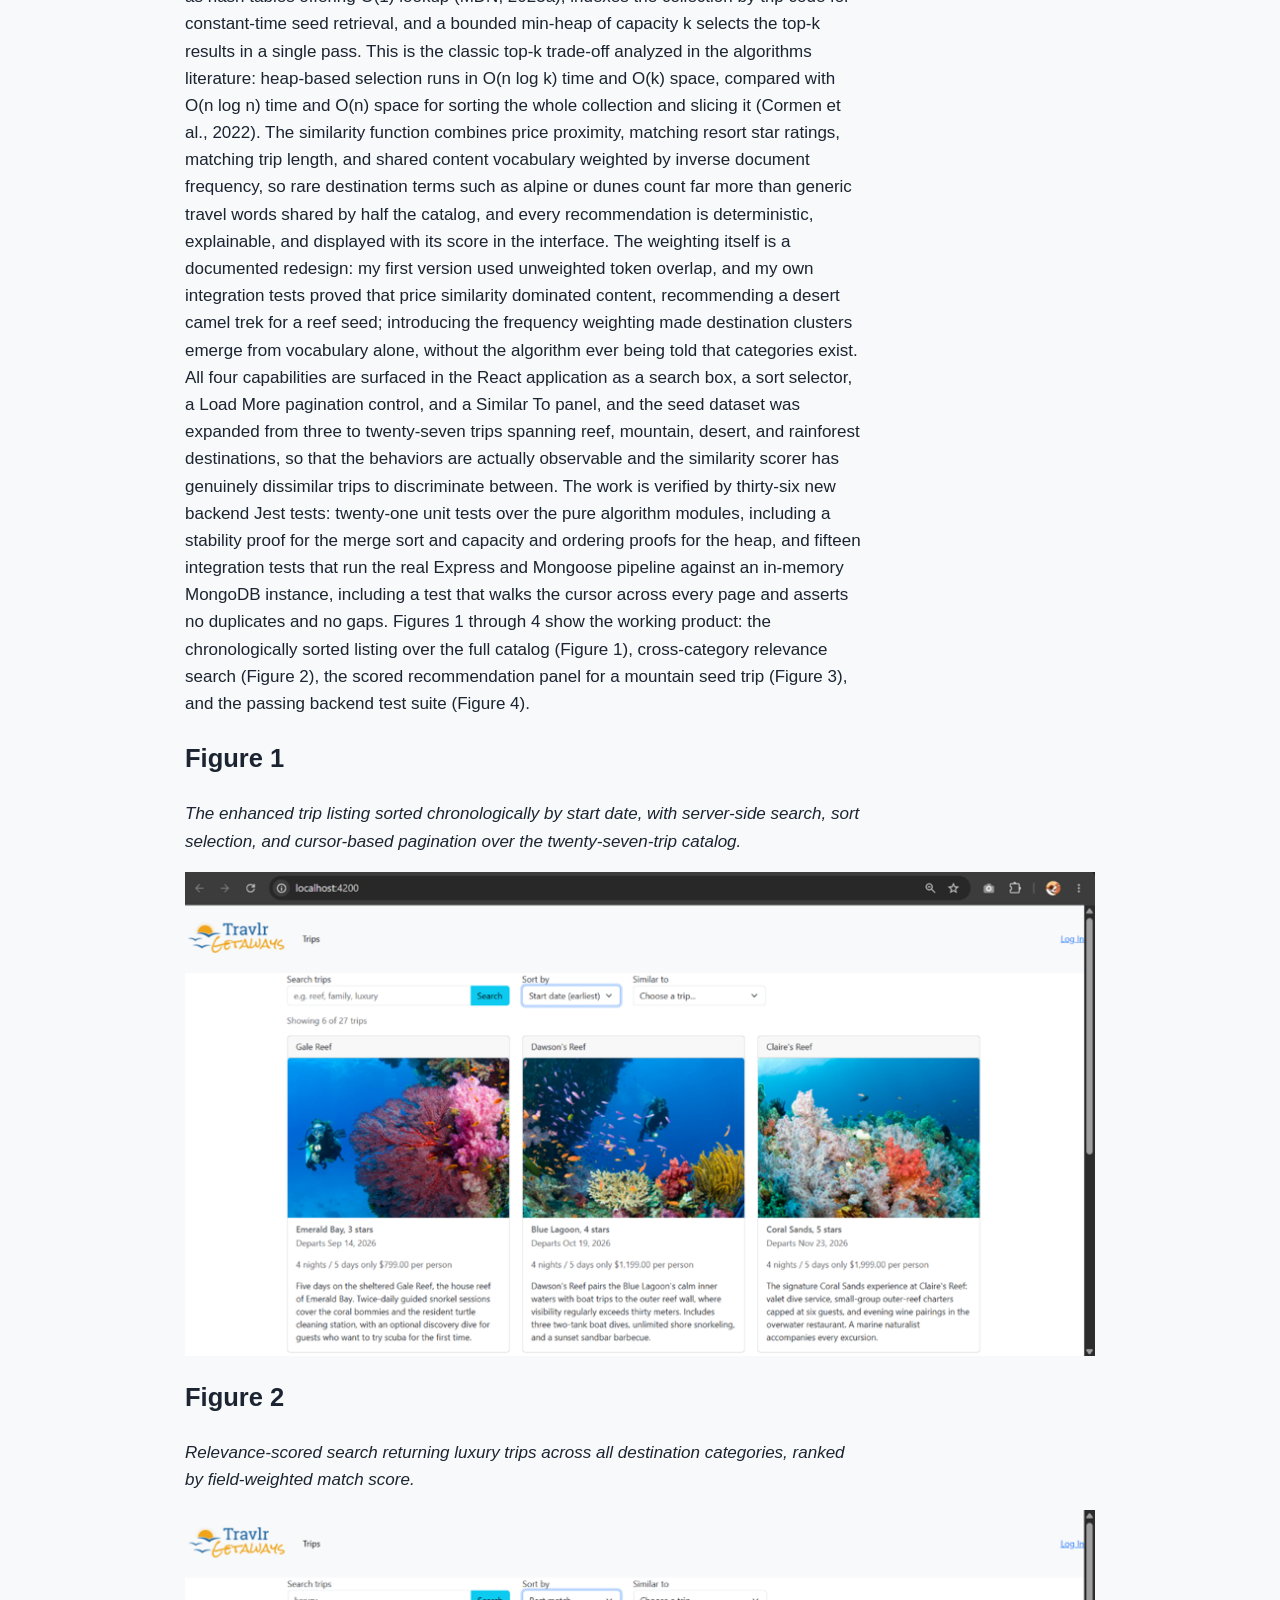
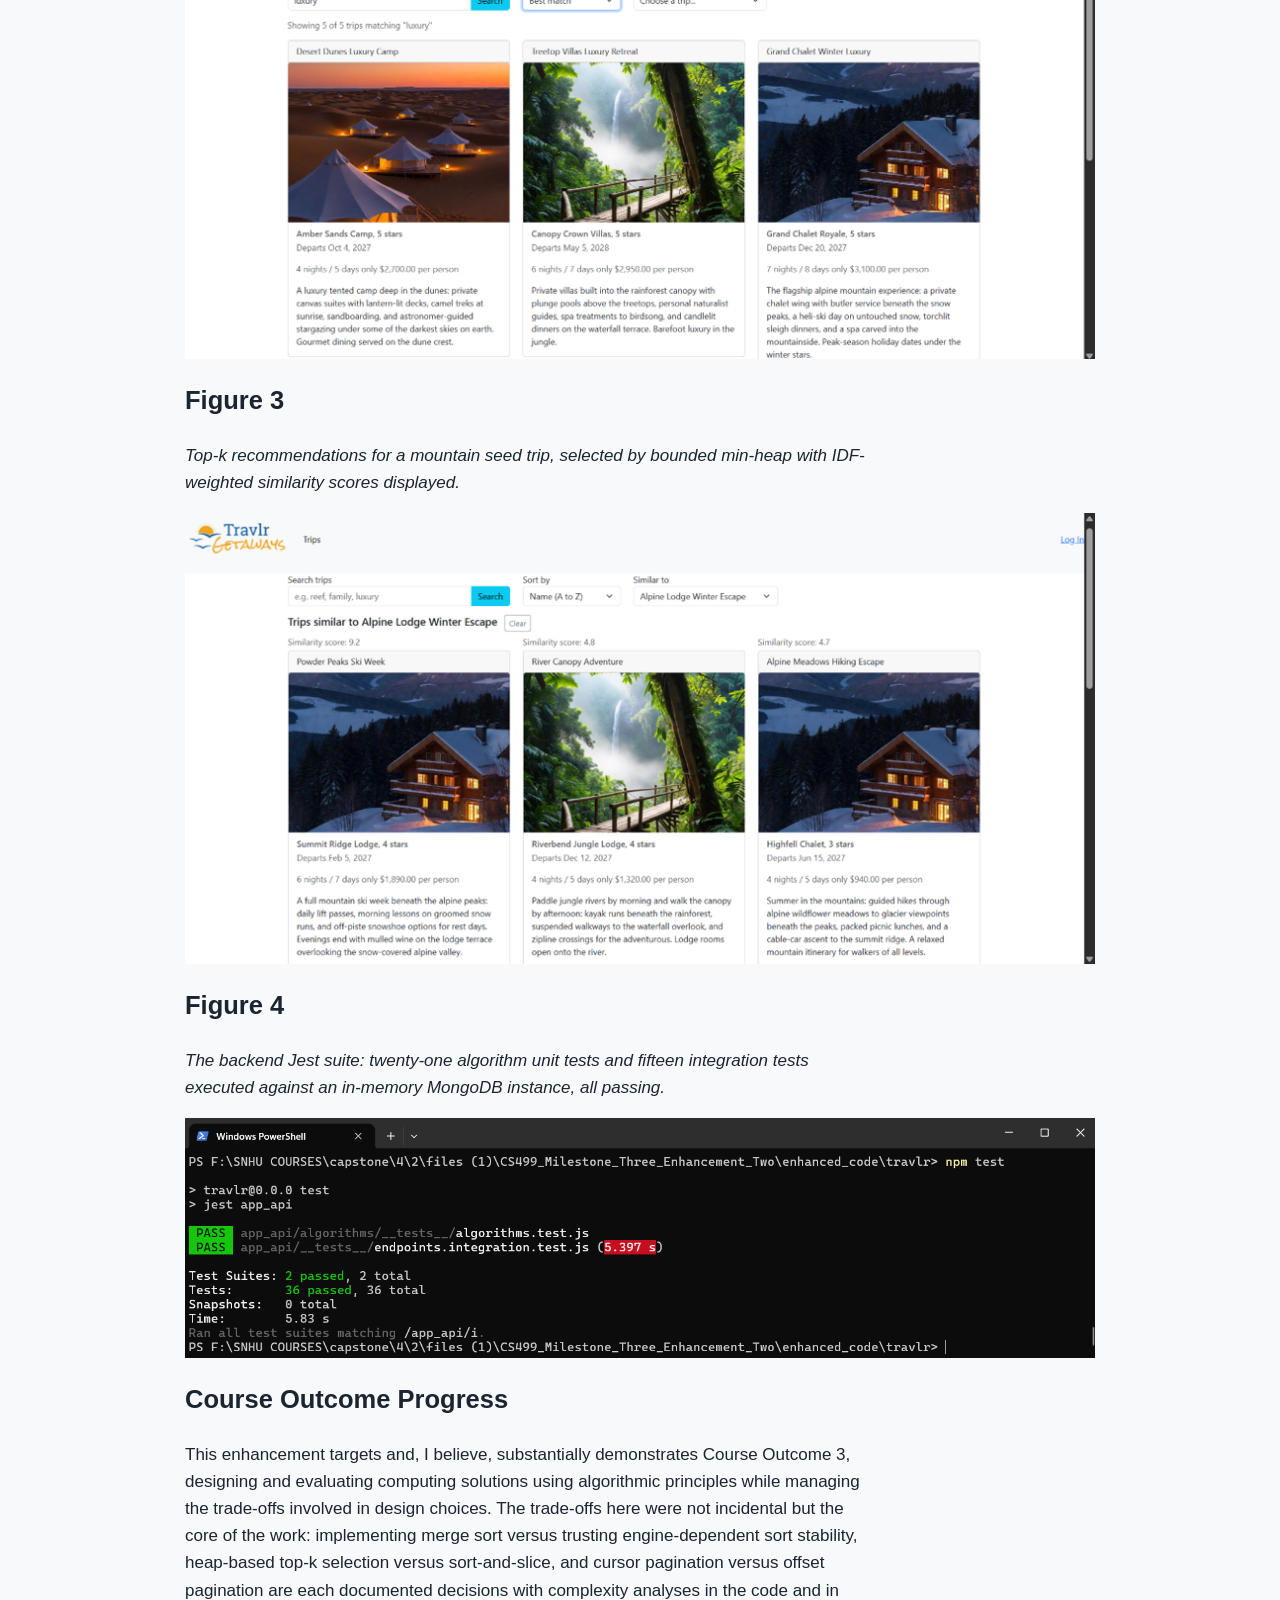
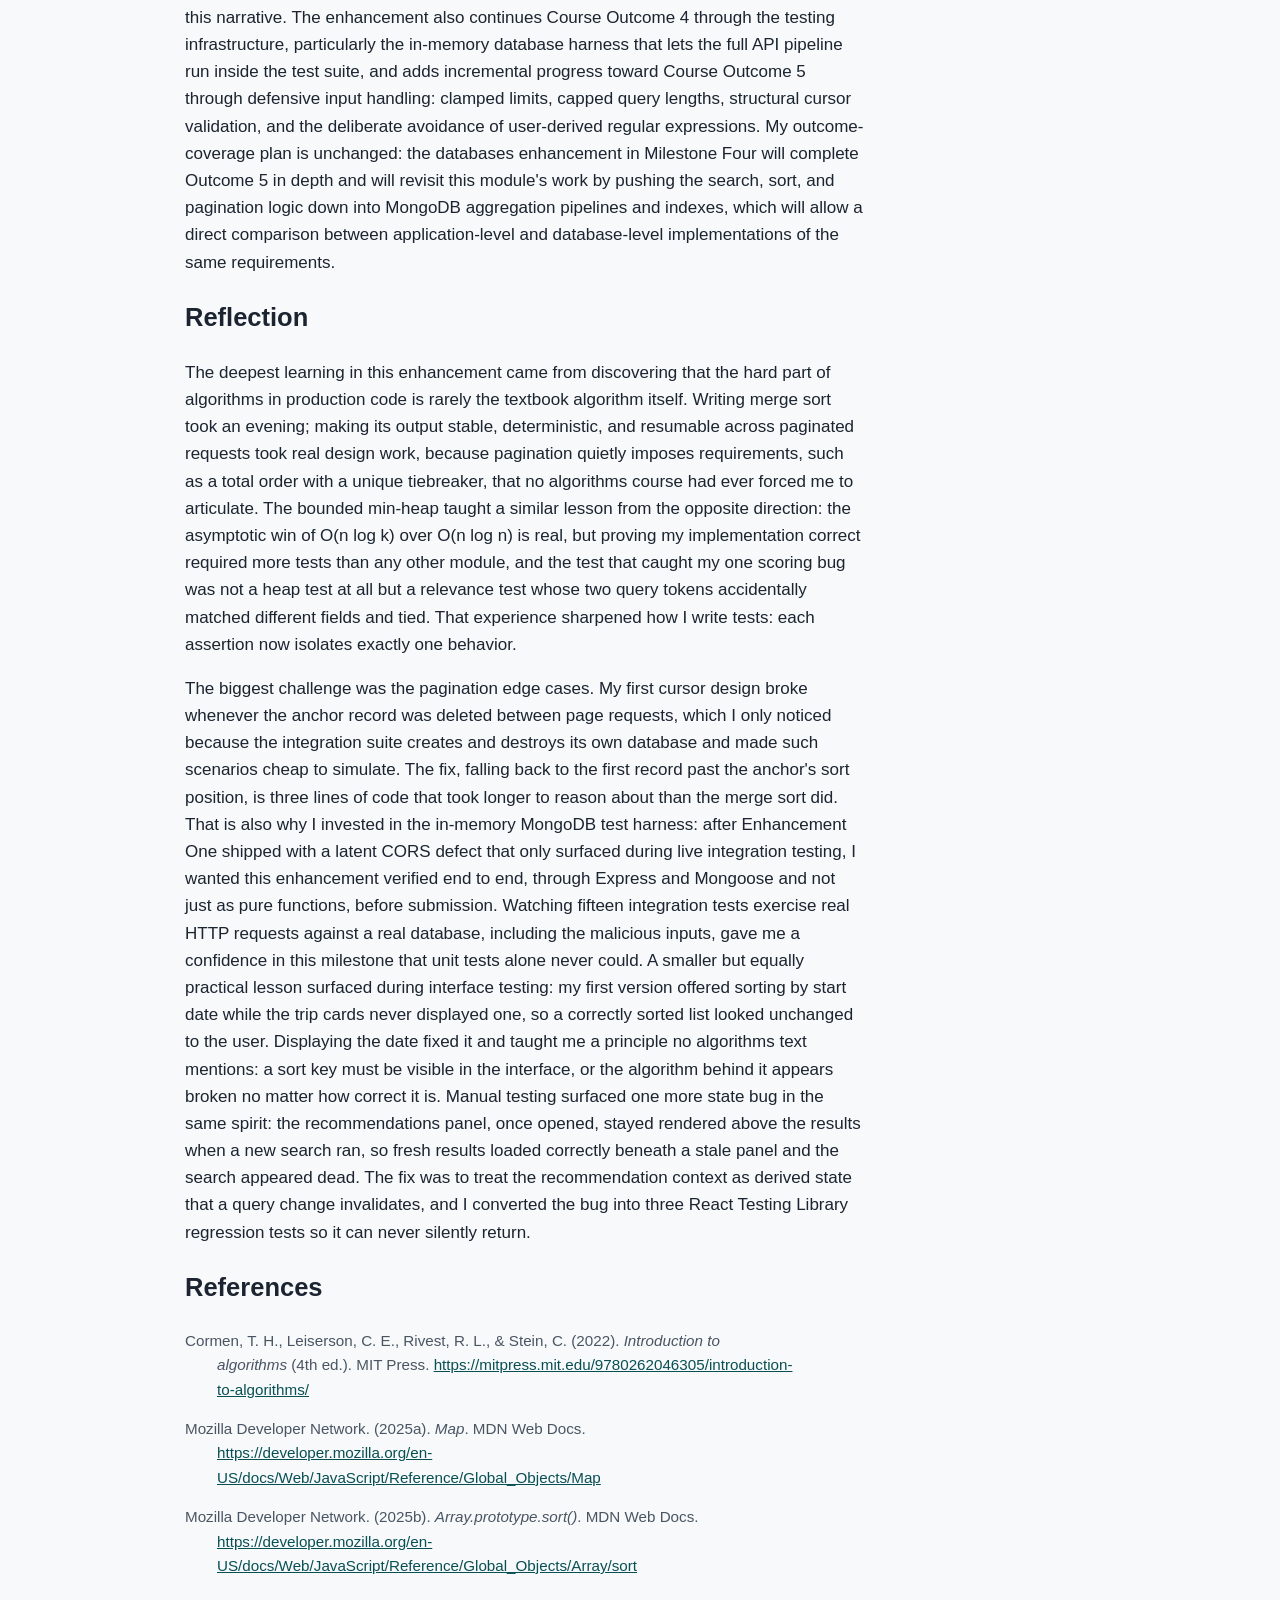
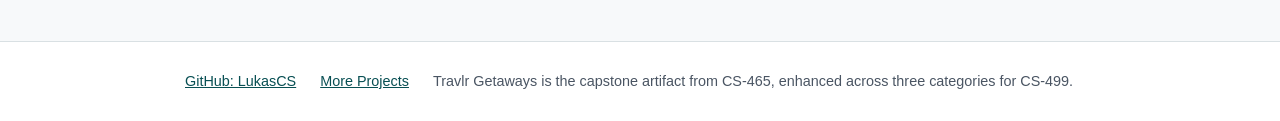
<file: narratives/enhancement-two.html>
<!doctype html>
<html lang="en">
<head>
<meta charset="utf-8">
<meta name="viewport" content="width=device-width, initial-scale=1">
<title>Enhancement Two Narrative — Lukas Brkovic Leighton</title>
<meta name="description" content="Milestone narrative for Enhancement Two: algorithmic search, sort, pagination, and recommendations added to Travlr Getaways.">
<link rel="stylesheet" href="../assets/style.css">
</head>
<body>
<header class="site-header">
  <div class="header-inner">
    <p class="site-title-link"><a class="site-title-link" href="../index.html">Lukas Brkovic Leighton</a></p>
    <p class="subtitle">Computer Science ePortfolio — Southern New Hampshire University</p>
  </div>
</header>

<main class="narrative-body">
<p class="lead-in">Milestone narrative, submitted as graded coursework.</p>
<p><a href="../CS499_Milestone_Three_Narrative.docx">Download the Word original: CS499_Milestone_Three_Narrative.docx</a></p>

<h1>Milestone Three Narrative: Enhancement Two, Algorithms and Data Structures</h1>
<h2>Artifact Description</h2>
<p>The artifact for this enhancement is Travlr Getaways, the full stack travel booking application I built in CS 465: Full Stack Development I earlier in the Computer Science program, and the same artifact I enhanced for Milestone Two. The application pairs a MongoDB database and Express REST API with two frontends: a server-rendered Handlebars site for customers and the administrative single-page application that Enhancement One migrated from Angular to React 18 with TypeScript. Before this enhancement, the trip listing had no meaningful data handling at all: the API returned the entire unsorted collection in whatever order MongoDB stored it, and the client simply rendered everything it received.</p>
<h2>Justification and Improvements</h2>
<p>I selected this artifact for the algorithms and data structures category precisely because its data layer was so naive, which made it an honest canvas for demonstrating algorithmic reasoning rather than decorating code that already worked well. This enhancement added four algorithmic capabilities, each implemented explicitly in application code so that the algorithm itself, its complexity, and its trade-offs are visible and testable rather than hidden inside a library call.</p>
<p>First, sorting is now performed server-side by a stable merge sort I implemented from scratch, with O(n log n) time in all cases and O(n) auxiliary space. I chose to implement the algorithm rather than call the built-in sort for a documented reason: ECMAScript has only guaranteed the stability of Array.prototype.sort since ES2019, and engines historically switched between stable and unstable algorithms depending on array size (Mozilla Developer Network [MDN], 2025b). Implementing merge sort makes the stability guarantee explicit and provable by test, and stability is functionally important here because trips with equal prices must keep a deterministic secondary order for pagination to work. Second, search is handled by a field-weighted relevance scorer: query text is tokenized into lowercase alphanumeric terms and each term earns three points for a trip name match, two for a resort match, and one for a description match, with a bonus for name prefixes. Because matching is done with tokenized substring checks, no regular expression is ever constructed from user input, which structurally eliminates the possibility of catastrophic-backtracking (ReDoS) attacks through crafted queries. Third, results are paginated with cursors rather than page offsets: each page response encodes the position where it ended, as the pair of the last item's sort value and its unique trip code, and the next request resumes after that position. I chose cursors over offsets after analyzing the failure mode of offset pagination, which duplicates or skips records whenever the underlying data changes between page requests. The cursor is validated defensively: a malformed cursor and a cursor replayed against different query parameters both produce clean 400 responses, never a crash or an inconsistent page. Fourth, a recommendation endpoint returns the k trips most similar to a chosen seed trip. A hash map, whose specification requires sublinear access and which engines implement with structures such as hash tables offering O(1) lookup (MDN, 2025a), indexes the collection by trip code for constant-time seed retrieval, and a bounded min-heap of capacity k selects the top-k results in a single pass. This is the classic top-k trade-off analyzed in the algorithms literature: heap-based selection runs in O(n log k) time and O(k) space, compared with O(n log n) time and O(n) space for sorting the whole collection and slicing it (Cormen et al., 2022). The similarity function combines price proximity, matching resort star ratings, matching trip length, and shared content vocabulary weighted by inverse document frequency, so rare destination terms such as alpine or dunes count far more than generic travel words shared by half the catalog, and every recommendation is deterministic, explainable, and displayed with its score in the interface. The weighting itself is a documented redesign: my first version used unweighted token overlap, and my own integration tests proved that price similarity dominated content, recommending a desert camel trek for a reef seed; introducing the frequency weighting made destination clusters emerge from vocabulary alone, without the algorithm ever being told that categories exist. All four capabilities are surfaced in the React application as a search box, a sort selector, a Load More pagination control, and a Similar To panel, and the seed dataset was expanded from three to twenty-seven trips spanning reef, mountain, desert, and rainforest destinations, so that the behaviors are actually observable and the similarity scorer has genuinely dissimilar trips to discriminate between. The work is verified by thirty-six new backend Jest tests: twenty-one unit tests over the pure algorithm modules, including a stability proof for the merge sort and capacity and ordering proofs for the heap, and fifteen integration tests that run the real Express and Mongoose pipeline against an in-memory MongoDB instance, including a test that walks the cursor across every page and asserts no duplicates and no gaps. Figures 1 through 4 show the working product: the chronologically sorted listing over the full catalog (Figure 1), cross-category relevance search (Figure 2), the scored recommendation panel for a mountain seed trip (Figure 3), and the passing backend test suite (Figure 4).</p>
<h2>Figure 1</h2>
<p><em>The enhanced trip listing sorted chronologically by start date, with server-side search, sort selection, and cursor-based pagination over the twenty-seven-trip catalog.</em></p>
<img src="../assets/img/narrative-media/enh2-01.png" alt="Screenshot of the trip listing sorted chronologically by start date, with a search box, a 'Sort by: Start date (earliest)' dropdown, a 'Similar to' dropdown, and three trip cards (Gale Reef, Dawson's Reef, Claire's Reef) each showing departure date, price, and description.">
<h2>Figure 2</h2>
<p><em>Relevance-scored search returning luxury trips across all destination categories, ranked by field-weighted match score.</em></p>
<img src="../assets/img/narrative-media/enh2-02.png" alt="Screenshot of search results for the query 'luxury', showing three matching trip cards (Desert Dunes Luxury Camp, Treetop Villas Luxury Retreat, Grand Chalet Winter Luxury) each with departure date, price, and description.">
<h2>Figure 3</h2>
<p><em>Top-k recommendations for a mountain seed trip, selected by bounded min-heap with IDF-weighted similarity scores displayed.</em></p>
<img src="../assets/img/narrative-media/enh2-03.png" alt="Screenshot of recommendation results for 'Trips similar to Alpine Lodge Winter Escape', showing three recommended trip cards (Powder Peaks Ski Week, River Canopy Adventure, Alpine Meadows Hiking Escape) each labeled with a similarity score.">
<h2>Figure 4</h2>
<p><em>The backend Jest suite: twenty-one algorithm unit tests and fifteen integration tests executed against an in-memory MongoDB instance, all passing.</em></p>
<img src="../assets/img/narrative-media/enh2-04.png" alt="Screenshot of a PowerShell terminal running 'npm test', showing Jest output with two test suites (algorithms.test.js and endpoints.integration.test.js) passing and a summary of 36 tests passed.">
<h2>Course Outcome Progress</h2>
<p>This enhancement targets and, I believe, substantially demonstrates Course Outcome 3, designing and evaluating computing solutions using algorithmic principles while managing the trade-offs involved in design choices. The trade-offs here were not incidental but the core of the work: implementing merge sort versus trusting engine-dependent sort stability, heap-based top-k selection versus sort-and-slice, and cursor pagination versus offset pagination are each documented decisions with complexity analyses in the code and in this narrative. The enhancement also continues Course Outcome 4 through the testing infrastructure, particularly the in-memory database harness that lets the full API pipeline run inside the test suite, and adds incremental progress toward Course Outcome 5 through defensive input handling: clamped limits, capped query lengths, structural cursor validation, and the deliberate avoidance of user-derived regular expressions. My outcome-coverage plan is unchanged: the databases enhancement in Milestone Four will complete Outcome 5 in depth and will revisit this module's work by pushing the search, sort, and pagination logic down into MongoDB aggregation pipelines and indexes, which will allow a direct comparison between application-level and database-level implementations of the same requirements.</p>
<h2>Reflection</h2>
<p>The deepest learning in this enhancement came from discovering that the hard part of algorithms in production code is rarely the textbook algorithm itself. Writing merge sort took an evening; making its output stable, deterministic, and resumable across paginated requests took real design work, because pagination quietly imposes requirements, such as a total order with a unique tiebreaker, that no algorithms course had ever forced me to articulate. The bounded min-heap taught a similar lesson from the opposite direction: the asymptotic win of O(n log k) over O(n log n) is real, but proving my implementation correct required more tests than any other module, and the test that caught my one scoring bug was not a heap test at all but a relevance test whose two query tokens accidentally matched different fields and tied. That experience sharpened how I write tests: each assertion now isolates exactly one behavior.</p>
<p>The biggest challenge was the pagination edge cases. My first cursor design broke whenever the anchor record was deleted between page requests, which I only noticed because the integration suite creates and destroys its own database and made such scenarios cheap to simulate. The fix, falling back to the first record past the anchor's sort position, is three lines of code that took longer to reason about than the merge sort did. That is also why I invested in the in-memory MongoDB test harness: after Enhancement One shipped with a latent CORS defect that only surfaced during live integration testing, I wanted this enhancement verified end to end, through Express and Mongoose and not just as pure functions, before submission. Watching fifteen integration tests exercise real HTTP requests against a real database, including the malicious inputs, gave me a confidence in this milestone that unit tests alone never could. A smaller but equally practical lesson surfaced during interface testing: my first version offered sorting by start date while the trip cards never displayed one, so a correctly sorted list looked unchanged to the user. Displaying the date fixed it and taught me a principle no algorithms text mentions: a sort key must be visible in the interface, or the algorithm behind it appears broken no matter how correct it is. Manual testing surfaced one more state bug in the same spirit: the recommendations panel, once opened, stayed rendered above the results when a new search ran, so fresh results loaded correctly beneath a stale panel and the search appeared dead. The fix was to treat the recommendation context as derived state that a query change invalidates, and I converted the bug into three React Testing Library regression tests so it can never silently return.</p>
<h2>References</h2>
<div class="references">
<p>Cormen, T. H., Leiserson, C. E., Rivest, R. L., &amp; Stein, C. (2022). <em>Introduction to algorithms</em> (4th ed.). MIT Press. <a href="https://mitpress.mit.edu/9780262046305/introduction-to-algorithms/">https://mitpress.mit.edu/9780262046305/introduction-to-algorithms/</a></p>
<p>Mozilla Developer Network. (2025a). <em>Map</em>. MDN Web Docs. <a href="https://developer.mozilla.org/en-US/docs/Web/JavaScript/Reference/Global_Objects/Map">https://developer.mozilla.org/en-US/docs/Web/JavaScript/Reference/Global_Objects/Map</a></p>
<p>Mozilla Developer Network. (2025b). <em>Array.prototype.sort()</em>. MDN Web Docs. <a href="https://developer.mozilla.org/en-US/docs/Web/JavaScript/Reference/Global_Objects/Array/sort">https://developer.mozilla.org/en-US/docs/Web/JavaScript/Reference/Global_Objects/Array/sort</a></p>
</div>
</main>

<footer class="site-footer">
  <div class="footer-inner">
    <a href="https://github.com/LukasCS">GitHub: LukasCS</a>
    <a href="../more.html">More Projects</a>
    <span>Travlr Getaways is the capstone artifact from CS-465, enhanced across three categories for CS-499.</span>
  </div>
</footer>

</body>
</html>
</file>
<file: assets/style.css>
/* Travlr Getaways / CS-499 ePortfolio — single stylesheet, no build step */

:root {
  --color-bg: #f7f9fa;
  --color-surface: #ffffff;
  --color-text: #1b2430;
  --color-text-muted: #4a5563;
  --color-accent: #0b6e73;
  --color-accent-dark: #084f53;
  --color-border: #d9e0e3;
  --color-focus: #1b8a91;
  --max-width: 950px;
  --radius: 8px;
  --shadow: 0 1px 3px rgba(15, 30, 35, 0.08), 0 1px 2px rgba(15, 30, 35, 0.06);
}

* {
  box-sizing: border-box;
}

html {
  scroll-behavior: smooth;
}

body {
  margin: 0;
  background: var(--color-bg);
  color: var(--color-text);
  font-family: -apple-system, BlinkMacSystemFont, "Segoe UI", Roboto, Helvetica, Arial, sans-serif;
  line-height: 1.6;
  font-size: 17px;
}

img {
  max-width: 100%;
  height: auto;
  display: block;
}

a {
  color: var(--color-accent-dark);
}

a:hover {
  color: var(--color-accent);
}

:focus-visible {
  outline: 3px solid var(--color-focus);
  outline-offset: 2px;
}

/* Header */

.site-header {
  background: var(--color-surface);
  border-bottom: 1px solid var(--color-border);
}

.site-header .header-inner {
  max-width: var(--max-width);
  margin: 0 auto;
  padding: 2rem 1.25rem 1.25rem;
}

.site-header h1 {
  margin: 0 0 0.25rem;
  font-size: 1.9rem;
}

.site-header .subtitle {
  margin: 0;
  color: var(--color-text-muted);
  font-size: 1.05rem;
}

p.site-title-link {
  margin: 0 0 0.25rem;
  font-size: 1.5rem;
  font-weight: 700;
}

.site-title-link a,
a.site-title-link {
  color: var(--color-text);
  text-decoration: none;
}

.site-title-link a:hover,
a.site-title-link:hover {
  color: var(--color-accent);
}

/* Sticky nav */

.site-nav {
  position: sticky;
  top: 0;
  z-index: 10;
  background: var(--color-accent-dark);
  border-bottom: 1px solid var(--color-border);
}

.site-nav ul {
  max-width: var(--max-width);
  margin: 0 auto;
  padding: 0 1.25rem;
  list-style: none;
  display: flex;
  flex-wrap: wrap;
  gap: 0.25rem 1.25rem;
}

.site-nav a {
  display: inline-block;
  padding: 0.75rem 0.1rem;
  color: #ffffff;
  text-decoration: none;
  font-size: 0.95rem;
  border-bottom: 2px solid transparent;
}

.site-nav a:hover,
.site-nav a:focus-visible {
  border-bottom-color: #ffffff;
}

/* Main / sections */

main {
  max-width: var(--max-width);
  margin: 0 auto;
  padding: 2.5rem 1.25rem 3rem;
}

section {
  margin-bottom: 3.5rem;
  scroll-margin-top: 4rem;
}

section > h2 {
  font-size: 1.6rem;
  border-bottom: 2px solid var(--color-accent);
  padding-bottom: 0.4rem;
  margin-bottom: 1.25rem;
  color: var(--color-accent-dark);
}

h3 {
  font-size: 1.2rem;
  margin-top: 2rem;
}

.narrative-body p,
.narrative-body li {
  max-width: 72ch;
}

.narrative-body h2:first-of-type,
.narrative-body > p:first-of-type {
  margin-top: 0;
}

/* References */

.references p {
  padding-left: 2rem;
  text-indent: -2rem;
  color: var(--color-text-muted);
  font-size: 0.95rem;
}

/* Video / code review */

.video-wrap {
  position: relative;
  width: 100%;
  max-width: 720px;
  aspect-ratio: 16 / 9;
  background: #000;
  border-radius: var(--radius);
  overflow: hidden;
  box-shadow: var(--shadow);
}

.video-wrap iframe {
  width: 100%;
  height: 100%;
  border: 0;
  display: block;
}

.video-meta {
  margin-top: 0.75rem;
  color: var(--color-text-muted);
  font-size: 0.95rem;
}

/* Figures / before-after pairs */

.figure-pair {
  display: flex;
  flex-wrap: wrap;
  gap: 1.25rem;
  margin: 1.5rem 0;
}

.figure-pair figure {
  flex: 1 1 280px;
  margin: 0;
  background: var(--color-surface);
  border: 1px solid var(--color-border);
  border-radius: var(--radius);
  box-shadow: var(--shadow);
  overflow: hidden;
}

figure.single {
  max-width: 480px;
  margin: 1.5rem 0;
  background: var(--color-surface);
  border: 1px solid var(--color-border);
  border-radius: var(--radius);
  box-shadow: var(--shadow);
  overflow: hidden;
}

.figure-pair figure img,
figure.single img {
  width: 100%;
}

figcaption {
  padding: 0.6rem 0.9rem;
  font-size: 0.9rem;
  color: var(--color-text-muted);
  border-top: 1px solid var(--color-border);
}

/* Enhancement links list */

.enhancement-links {
  list-style: none;
  padding: 0;
  margin: 1.25rem 0 0;
  display: flex;
  flex-wrap: wrap;
  gap: 0.75rem 1.5rem;
}

.enhancement-links li {
  font-size: 0.98rem;
}

/* Architecture */

.diagram-link {
  display: inline-block;
  border: 1px solid var(--color-border);
  border-radius: var(--radius);
  box-shadow: var(--shadow);
  overflow: hidden;
  background: var(--color-surface);
}

/* Alignment table */

details.alignment {
  margin-top: 1.5rem;
  border: 1px solid var(--color-border);
  border-radius: var(--radius);
  background: var(--color-surface);
  box-shadow: var(--shadow);
}

details.alignment summary {
  cursor: pointer;
  padding: 0.9rem 1.1rem;
  font-weight: 600;
  color: var(--color-accent-dark);
}

details.alignment summary:hover {
  color: var(--color-accent);
}

.table-scroll {
  overflow-x: auto;
  padding: 0 1.1rem 1.1rem;
}

table.alignment-table {
  border-collapse: collapse;
  width: 100%;
  min-width: 700px;
  font-size: 0.9rem;
}

table.alignment-table th,
table.alignment-table td {
  border: 1px solid var(--color-border);
  padding: 0.55rem 0.7rem;
  text-align: left;
  vertical-align: top;
}

table.alignment-table th {
  background: var(--color-bg);
  font-weight: 600;
}

table.alignment-table td:first-child {
  text-align: center;
  width: 2.5rem;
}

/* Cards (more.html) */

.card-grid {
  display: grid;
  grid-template-columns: repeat(auto-fill, minmax(260px, 1fr));
  gap: 1.25rem;
  margin-top: 1.5rem;
}

.card {
  background: var(--color-surface);
  border: 1px solid var(--color-border);
  border-radius: var(--radius);
  box-shadow: var(--shadow);
  padding: 1.25rem;
  display: flex;
  flex-direction: column;
  gap: 0.5rem;
}

.card h2 {
  margin: 0;
  font-size: 1.1rem;
}

.card p {
  margin: 0;
  color: var(--color-text-muted);
  font-size: 0.95rem;
  flex-grow: 1;
}

.card a.card-link {
  font-weight: 600;
  text-decoration: none;
}

.card a.card-link:hover {
  text-decoration: underline;
}

/* Narrative pages */

.lead-in {
  color: var(--color-text-muted);
  font-style: italic;
  margin-top: -0.5rem;
}

/* Footer */

.site-footer {
  border-top: 1px solid var(--color-border);
  background: var(--color-surface);
}

.site-footer .footer-inner {
  max-width: var(--max-width);
  margin: 0 auto;
  padding: 1.75rem 1.25rem;
  color: var(--color-text-muted);
  font-size: 0.9rem;
  display: flex;
  flex-wrap: wrap;
  gap: 0.4rem 1.5rem;
}

@media (max-width: 600px) {
  body {
    font-size: 16px;
  }

  .site-header .header-inner {
    padding: 1.5rem 1rem 1rem;
  }

  main {
    padding: 2rem 1rem 2.5rem;
  }
}

/* Live test section — the first thing on the page, holding the two
   links to the running application on its public server. */
.live-demo {
  background: var(--color-accent);
  color: #ffffff;
  border-radius: var(--radius);
  padding: 1.5rem 1.5rem 1.75rem;
  margin-bottom: 2.5rem;
}

.live-demo h2 {
  color: #ffffff;
  margin-top: 0;
  border: 0;
}

.live-links {
  display: flex;
  flex-wrap: wrap;
  gap: 0.75rem;
  margin: 1.1rem 0 0.9rem;
}

.live-button {
  display: inline-block;
  background: #ffffff;
  color: var(--color-accent-dark);
  font-weight: 600;
  text-decoration: none;
  padding: 0.7rem 1.2rem;
  border-radius: var(--radius);
  box-shadow: var(--shadow);
}

.live-button:hover,
.live-button:focus {
  background: #eef7f7;
  text-decoration: underline;
}

.live-note {
  font-size: 0.92rem;
  margin-bottom: 0;
  color: #e4f2f2;
}
</file>
